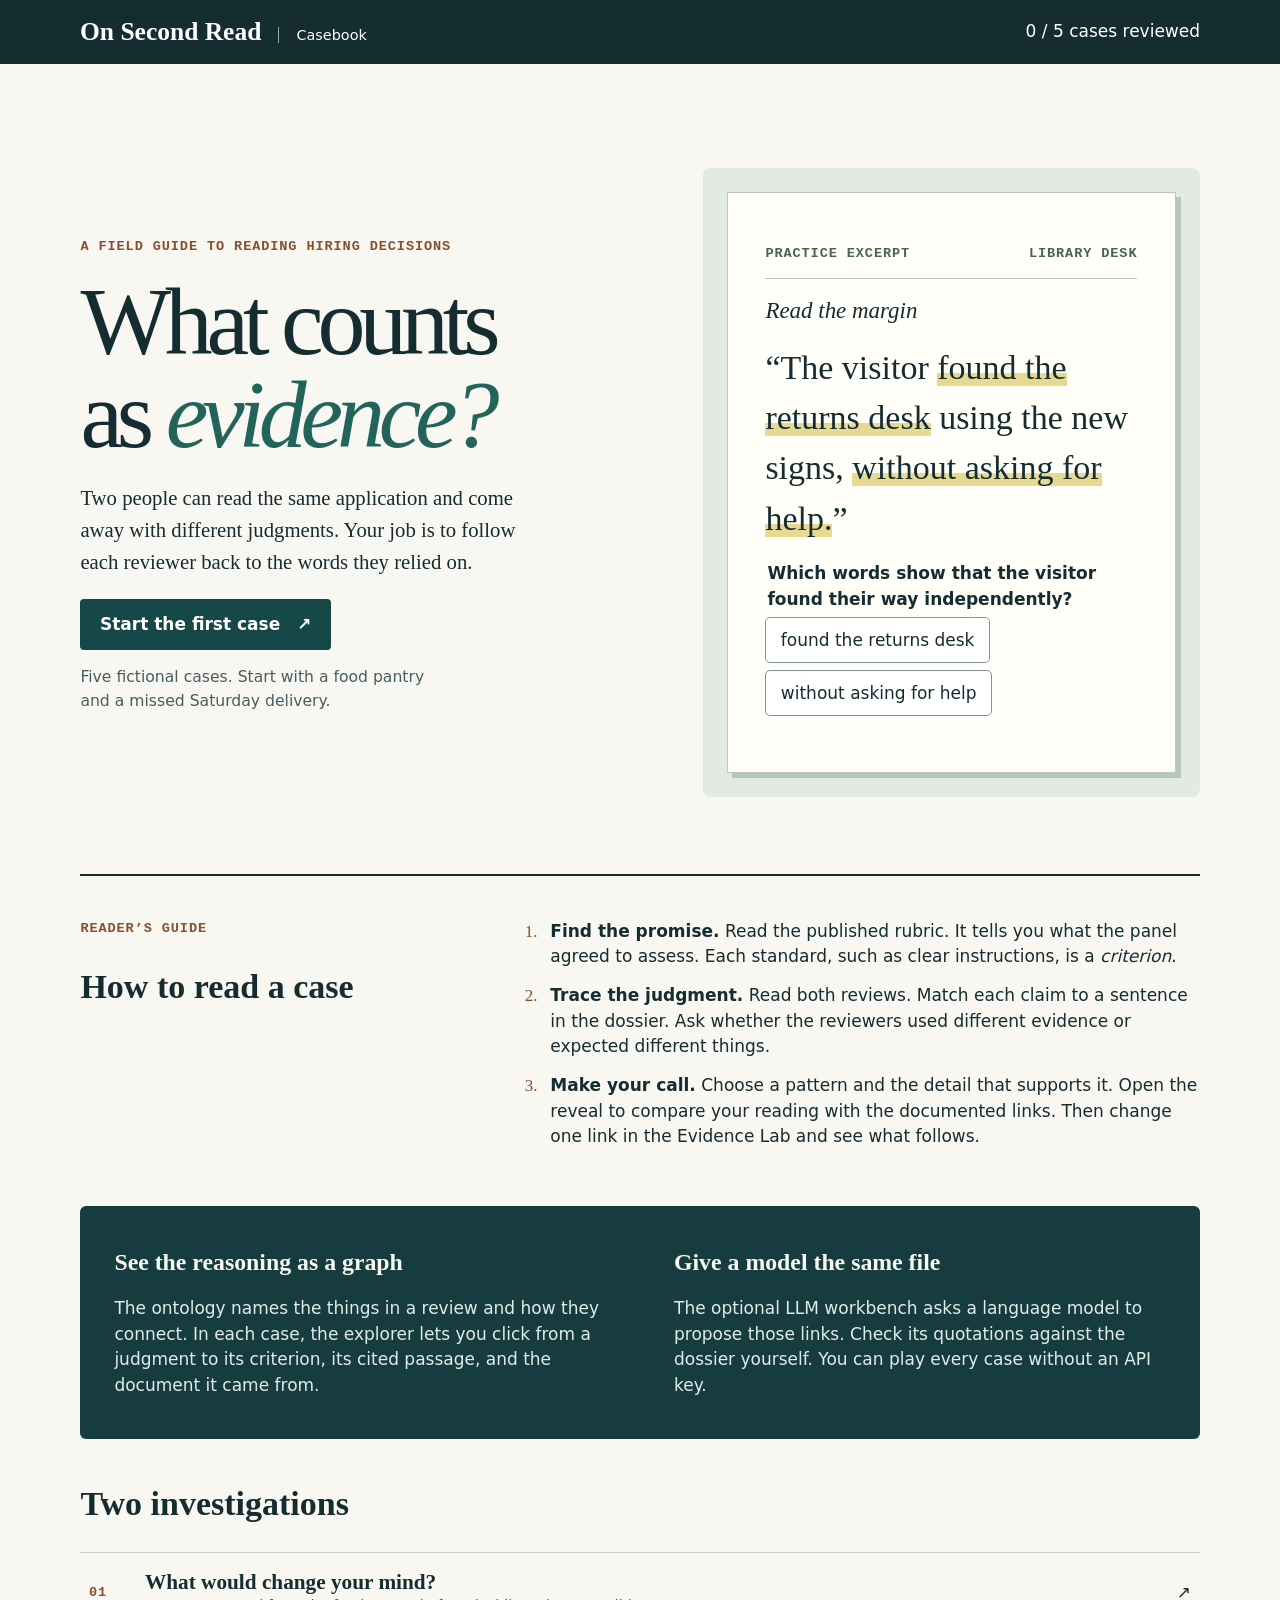
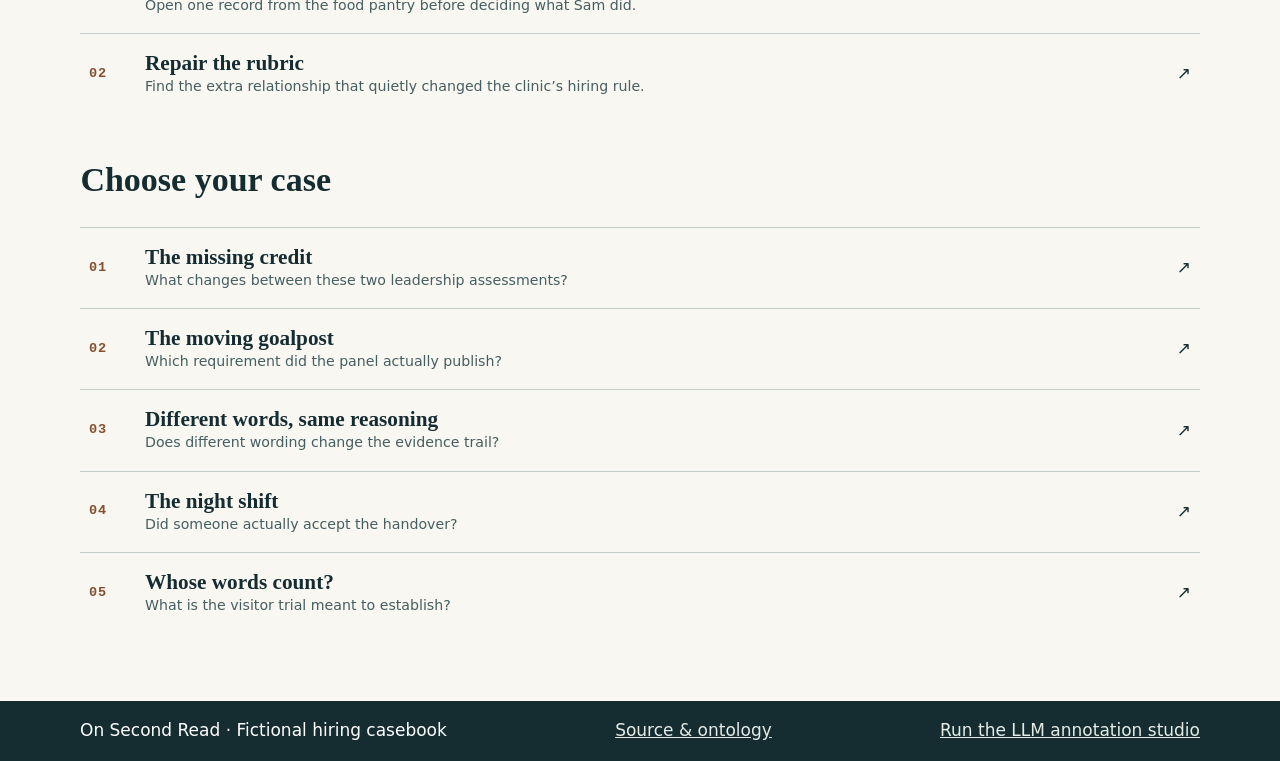
<file: index.html>
<!doctype html><html lang="en"><meta charset="utf-8"><meta name="viewport" content="width=device-width,initial-scale=1"><meta name="theme-color" content="#122d31"><title>On Second Read · Evidence desk</title><style>:root{color-scheme:light;--ink:#152c31;--quiet:#455e60;--line:#c5ceca;--accent:#9b4327;background:#f8f7f2;color:var(--ink);font:17px/1.5 "Source Sans 3",system-ui,sans-serif}*{box-sizing:border-box}body{margin:0}header,footer{background:var(--ink);color:white;padding:1rem max(5vw,calc((100vw - 1120px)/2));display:flex;align-items:center;justify-content:space-between;gap:1rem}.brand{font: bold 1.5rem Georgia,serif}.brand span{font:normal .85rem system-ui;border-left:1px solid #93a9a8;margin-left:1rem;padding-left:1rem}main{max-width:1160px;margin:auto;padding:1.6rem 1.2rem 4rem}nav{display:flex;gap:.5rem;flex-wrap:wrap;border-bottom:1px solid var(--line);padding-bottom:1.3rem}button,select{font:inherit;color:inherit;border:1px solid #809391;border-radius:5px;background:white;padding:.55rem .85rem;cursor:pointer}button:hover,summary:hover{background:#e7ede7}button[aria-current=true],button.primary{color:white;background:#17494c}button:focus-visible,select:focus-visible,summary:focus-visible,a:focus-visible{outline:3px solid #c15c32;outline-offset:3px}h1,h2,h3{line-height:1.15;font-family:Georgia,serif}h1{font-size:clamp(2.4rem,6vw,4.8rem);margin:.25rem 0 .55rem;letter-spacing:-.045em}h2{font-size:1.65rem}h3{font-size:1.15rem}small,.meta{color:var(--quiet)}.meta{font-size:.85rem;font-weight:700;letter-spacing:.07em;text-transform:uppercase}.intro{padding:2rem 0 1rem}.grid{display:grid;grid-template-columns:1fr 1fr;gap:1.2rem}.panel{padding:1.35rem;background:white;border:1px solid var(--line);border-radius:8px;margin-bottom:1rem}.panel h2:first-child{margin-top:0}.note{border-left:3px solid #a96243;background:#f6f3ed;padding:.8rem 1rem;margin:.8rem 0}.note p{margin:.3rem 0}.choice{display:flex;align-items:baseline;gap:.6rem;margin:.5rem 0;border:1px solid var(--line);border-radius:5px;padding:.65rem;cursor:pointer}.choice:has(input:checked){background:#dfebe6;border-color:#38665f}fieldset{margin:0 0 1rem;border:0;padding:0}legend{font-weight:650}input{accent-color:#175457}.feedback{background:#e3ede6;padding:1rem;border-left:4px solid #38755b}.feedback strong{display:block}.controls{display:flex;flex-wrap:wrap;gap:1rem;align-items:end}.controls label{display:grid;gap:.25rem}summary{cursor:pointer;padding:.5rem;font-weight:600}pre{white-space:pre-wrap;overflow-wrap:anywhere;padding:1rem;background:#edf0ed;font-size:.85rem}ol{padding-left:1.5em}li{margin:.45rem 0}.trail{padding:.8rem;border-bottom:1px solid var(--line)}footer a{color:#e5ece6}button:disabled{opacity:.55;cursor:default}@media(max-width:720px){.grid{grid-template-columns:1fr}.brand span{display:none}.panel{padding:1rem}header,footer{padding:1rem}nav button{flex-grow:1}.controls select{max-width:100%}footer{flex-wrap:wrap}}
.tool-links,.edge{display:flex;align-items:center;gap:1rem;flex-wrap:wrap}.tool-links{padding:.75rem 0}.tool-links a{color:#175457;font-weight:650}.diagram{display:grid;gap:.4rem;margin:1rem 0}.edge span{color:#455e60;font-family:monospace}.edge button:disabled{opacity:1;background:#dcece4}.panel textarea{width:100%;min-height:7rem;padding:.7rem;box-sizing:border-box}.panel input:not([type=radio]){padding:.55rem;font:inherit;max-width:100%}.panel .status{margin:.5rem}#model-tool details{margin:1rem 0}
[hidden]{display:none!important}.home-link{color:inherit;text-decoration:none}.home-link:hover{text-decoration:underline}.welcome-spread{display:grid;grid-template-columns:1.1fr 1fr;gap:clamp(2rem,6vw,6rem);align-items:center;padding:clamp(2rem,6vw,5rem) 0;border-bottom:2px solid var(--ink)}.kicker,.sheet-head,.folio{font:600 .8rem/1.5 ui-monospace,monospace;letter-spacing:.065em;text-transform:uppercase}.kicker{color:#85502e;margin:0 0 1rem}.welcome-copy h1{max-width:10ch;font:normal clamp(3rem,7.5vw,6.1rem)/.97 Georgia,serif;letter-spacing:-.065em}.welcome-copy h1 em{color:#22645a}.lede{max-width:44ch;font:1.22rem/1.55 Georgia,serif}.start-case{display:inline-flex;gap:1rem;align-items:center;background:#154846;color:#fff;text-decoration:none;border-radius:4px;padding:.75rem 1.15rem;font-weight:650}.start-case:hover{background:#256258}.start-note{max-width:38ch;color:var(--quiet);font-size:.92rem}.paper-stack{padding:1.4rem;background:#e2eae1;border-radius:8px}.paper{position:relative;background:#fffef9;box-shadow:5px 5px 0 #b5c7bc;padding:clamp(1rem,3vw,2.2rem);border:1px solid #bdc7ba}.sheet-head{display:flex;justify-content:space-between;border-bottom:1px solid #b8c5ba;padding-bottom:.8rem;color:#49615b}.paper h2{font:italic 1.35rem Georgia}.paper blockquote{margin:1rem 0;font:normal clamp(1.4rem,2.8vw,2rem)/1.48 Georgia,serif}.paper mark{background:linear-gradient(transparent 65%,#e7d991 65%);color:inherit}.pencil{color:#85502e;font:italic 1.05rem Georgia}.paper details{border-top:1px dashed #b1b9ac;padding-top:.55rem}.reader-guide{display:grid;grid-template-columns:1fr 1.7fr;gap:2rem;padding:2.5rem 0}.reader-guide h2,.contents h2{font-size:2rem}.reader-guide ol{margin:0}.reader-guide li{padding-left:.5rem;margin:0 0 .8rem}.reader-guide li::marker{color:#85502e;font-family:Georgia}.entry-tools{display:grid;grid-template-columns:1fr 1fr;background:#173c40;color:#f8faf2;border-radius:6px}.entry-tools>div{padding:1.4rem 2rem}.entry-tools h2{font-size:1.4rem}.entry-tools p{color:#e0ece5}.contents{padding-top:1rem}.contents a{display:grid;grid-template-columns:2.5rem 1fr auto;gap:.8rem;align-items:center;border-top:1px solid var(--line);padding:1rem .5rem;color:var(--ink);text-decoration:none}.contents a:hover{background:#e7ede7}.contents strong,.contents small{display:block}.contents strong{font:600 1.25rem Georgia}.folio{color:#85502e}@media(max-width:720px){.welcome-spread,.reader-guide,.entry-tools{grid-template-columns:1fr;gap:.7rem}.welcome-spread{gap:1.5rem}.reader-guide{padding:1.5rem 0}.entry-tools>div{padding:.55rem 1.2rem}.paper-stack{padding:.85rem}.contents a{grid-template-columns:1.5rem 1fr auto}}
#practice-choices button{margin:.3rem .2rem .1rem 0}#practice-choices [aria-pressed=true]{background:#17494c;color:#fff}#practice-result li{margin:.7rem 0}.practice-lab{margin:2rem 0}.practice-lab select,.practice-lab input{max-width:100%}.practice-lab button{margin:.7rem 0}#practice-pair{display:grid;grid-template-columns:1fr 1fr;gap:1rem}@media(max-width:720px){#practice-pair{grid-template-columns:1fr;gap:0}}
</style>
<header><a class="brand home-link" href="#home" aria-label="On Second Read introduction">On Second Read<span>Casebook</span></a><div id="progress"></div></header>
<main><article id="welcome" aria-labelledby="welcome-title">
<section class="welcome-spread">
<div class="welcome-copy">
<p class="kicker">A field guide to reading hiring decisions</p>
<h1 id="welcome-title">What counts as <em>evidence?</em></h1>
<p class="lede">Two people can read the same application and come away with different judgments. Your job is to follow each reviewer back to the words they relied on.</p>
<a class="start-case" href="#missing-credit">Start the first case <span aria-hidden="true">↗</span></a>
<p class="start-note">Five fictional cases. Start with a food pantry and a missed Saturday delivery.</p>
</div>
<aside class="paper-stack" aria-labelledby="margin-title"><div class="paper">
<p class="sheet-head">Practice excerpt <span>Library desk</span></p>
<h2 id="margin-title">Read the margin</h2>
<blockquote>“The visitor <mark>found the returns desk</mark> using the new signs, <mark>without asking for help.</mark>”</blockquote>
<fieldset id="practice-choices"><legend>Which words show that the visitor found their way independently?</legend><button data-pick="0">found the returns desk</button> <button data-pick="1">without asking for help</button></fieldset>
<div id="practice-result" aria-live="polite"></div>
</div></aside>
</section>
<section class="panel practice-lab" id="practice-lab" hidden><h2>Compare your reading with a model</h2><p>Both readers get the same excerpt and question. Your selection stays out of the model prompt.</p>
<label>Model answer<select id="practice-source"><option value="example">Worked example · Codex</option><option>OpenRouter</option><option>Gemini</option><option>OpenAI</option></select></label>
<div class="controls" id="practice-live" hidden><label>Model<input id="practice-model"></label><label>Personal API key<input type="password" autocomplete="off" id="practice-key"></label><small>The excerpt and key go directly to the selected provider. Usage is billed to your account.</small></div>
<button id="practice-compare">Reveal comparison</button><p id="practice-status" role="status"></p>
<div id="practice-pair"></div><form id="practice-note" hidden><label>Would choosing the other phrase change what you could conclude? Explain in your own words.<textarea required maxlength="3000" name="reflection"></textarea></label><button>Save both readings and my explanation</button></form><details id="practice-history"><summary>Saved comparisons on this device</summary><div></div></details></section>
<section class="reader-guide" aria-labelledby="how-title"><div><p class="kicker">Reader’s guide</p><h2 id="how-title">How to read a case</h2></div>
<ol><li><strong>Find the promise.</strong> Read the published rubric. It tells you what the panel agreed to assess. Each standard, such as clear instructions, is a <em>criterion</em>.</li>
<li><strong>Trace the judgment.</strong> Read both reviews. Match each claim to a sentence in the dossier. Ask whether the reviewers used different evidence or expected different things.</li>
<li><strong>Make your call.</strong> Choose a pattern and the detail that supports it. Open the reveal to compare your reading with the documented links. Then change one link in the Evidence Lab and see what follows.</li></ol></section>
<section class="entry-tools"><div><h2>See the reasoning as a graph</h2><p>The ontology names the things in a review and how they connect. In each case, the explorer lets you click from a judgment to its criterion, its cited passage, and the document it came from.</p></div><div><h2>Give a model the same file</h2><p>The optional LLM workbench asks a language model to propose those links. Check its quotations against the dossier yourself. You can play every case without an API key.</p></div></section>
<section class="contents"><h2>Two investigations</h2>
<a href="#request-a-document"><span class="folio">01</span><span><strong>What would change your mind?</strong><small>Open one record from the food pantry before deciding what Sam did.</small></span><span>↗</span></a>
<a href="#repair-the-rubric"><span class="folio">02</span><span><strong>Repair the rubric</strong><small>Find the extra relationship that quietly changed the clinic’s hiring rule.</small></span><span>↗</span></a></section>
<section class="contents"><h2>Choose your case</h2><div id="contents-list"></div></section>
</article><article id="mission" hidden></article><div id="investigation" hidden><nav aria-label="Case files" id="cases"></nav><div class="tool-links"><a href="#ontology-tool" id="graph-link">Explore ontology</a><a href="#model-tool" id="model-link">LLM workbench</a></div><article id="desk"></article><section class="panel" id="ontology-tool"></section><section class="panel" id="model-tool"></section></div></main>
<footer>On Second Read · Fictional hiring casebook <a href="https://github.com/marouaneoa/On-Second-Read">Source &amp; ontology</a> <a href="https://github.com/marouaneoa/On-Second-Read#annotation-studio">Run the LLM annotation studio</a></footer>
<script type="application/json" id="data">{"repair": {"before": [], "edits": [{"triple": ["jB", "appliesCriterion", "extra"], "rows": []}, {"triple": ["case", "listsCriterion", "extra"], "rows": [["jB", "extra"]]}, {"triple": ["case", "listsCriterion", "criterion"], "rows": [["jA", "criterion"]]}]}, "schema": {"type": "object", "properties": {"judgments": {"type": "array", "items": {"type": "object", "properties": {"reviewer": {"type": "string"}, "wording": {"type": "string"}, "criterion": {"type": "string"}, "passage": {"type": "string"}}, "required": ["reviewer", "wording", "criterion", "passage"], "additionalProperties": false}}}, "required": ["judgments"], "additionalProperties": false}, "ontology": "@prefix os: \u003chttps://example.org/on-second-read#> .\n@prefix owl: \u003chttp://www.w3.org/2002/07/owl#> .\n@prefix rdfs: \u003chttp://www.w3.org/2000/01/rdf-schema#> .\n\n\n\u003chttps://example.org/on-second-read> a owl:Ontology ; rdfs:label \"On Second Read\" .\n\nos:Case a owl:Class ; rdfs:comment \"One authored hiring scenario with a complete rubric.\" .\n\nos:Review a owl:Class ; rdfs:comment \"One reviewer\u2019s evaluation within a case.\" .\n\nos:Judgment a owl:Class ; rdfs:comment \"One assessment connecting a criterion to cited evidence.\" .\n\nos:Criterion a owl:Class ; rdfs:comment \"A dimension on which work is evaluated.\" .\n\nos:Passage a owl:Class ; rdfs:comment \"An identifiable excerpt of a document.\" .\n\nos:Document a owl:Class ; rdfs:comment \"A source containing passages.\" .\n\nos:hasReview a owl:ObjectProperty ; rdfs:domain os:Case ; rdfs:range os:Review .\n\nos:listsCriterion a owl:ObjectProperty ; rdfs:domain os:Case ; rdfs:range os:Criterion .\n\nos:containsJudgment a owl:ObjectProperty ; rdfs:domain os:Review ; rdfs:range os:Judgment .\n\nos:appliesCriterion a owl:ObjectProperty ; rdfs:domain os:Judgment ; rdfs:range os:Criterion .\n\nos:cites a owl:ObjectProperty ; rdfs:domain os:Judgment ; rdfs:range os:Passage .\n\nos:partOf a owl:ObjectProperty ; rdfs:domain os:Passage ; rdfs:range os:Document .\n\nos:wording a owl:DatatypeProperty ; rdfs:domain os:Judgment ; rdfs:range \u003chttp://www.w3.org/2001/XMLSchema#string> .\n\nos:quote a owl:DatatypeProperty ; rdfs:domain os:Passage ; rdfs:range \u003chttp://www.w3.org/2001/XMLSchema#string> .\n", "cases": [{"views": {"Vocabulary": {"nodes": {"Case": ["Case", "One authored hiring scenario with a complete rubric."], "Criterion": ["Criterion", "A dimension on which work is evaluated."], "Document": ["Document", "A source containing passages."], "Judgment": ["Judgment", "One assessment connecting a criterion to cited evidence."], "Passage": ["Passage", "An identifiable excerpt of a document."], "Review": ["Review", "One reviewer\u2019s evaluation within a case."]}, "edges": [["Case", "hasReview", "Review"], ["Case", "listsCriterion", "Criterion"], ["Judgment", "appliesCriterion", "Criterion"], ["Judgment", "cites", "Passage"], ["Passage", "partOf", "Document"], ["Review", "containsJudgment", "Judgment"]]}, "Case evidence": {"nodes": {"case": ["The missing credit", "Case"], "criterion": ["Leadership", "Criterion"], "d1": ["Dossier cover", "Document"], "d2": ["Project diary", "Document"], "jA": ["Judgment A", "The cover gives me someone to contact and tells me the delivery finished. I can see that Sam was named lead. I would leave the delegation box open because this page never tells me what Sam asked another person to do."], "jB": ["Judgment B", "I can fill in the delegation box from the diary. Sam assigned two different jobs, noticed that people were duplicating work and changed one assignment. Those are observable decisions about the team."], "p1": ["Dossier cover excerpt", "Saturday delivery team. Project lead: Sam Reed. The funder asked for one contact for questions about expenses, so this cover sheet names one person. The team delivered eighteen boxes before noon. The space beneath the contact name lists the total cost and the number of households served."], "p2": ["Project diary excerpt", "At eight, Sam gave Jo the route list and asked Eli to check the boxes against it. When a driver missed the handoff, both volunteers started calling the same households. Sam stopped the duplicate calls, reassigned Eli to the loading bay and stayed with Jo until each household had a new delivery time."], "reviewA": ["Reviewer A", "Review"], "reviewB": ["Reviewer B", "Review"]}, "edges": [["case", "hasReview", "reviewA"], ["case", "hasReview", "reviewB"], ["case", "listsCriterion", "criterion"], ["jA", "appliesCriterion", "criterion"], ["jA", "cites", "p1"], ["jB", "appliesCriterion", "criterion"], ["jB", "cites", "p2"], ["p1", "partOf", "d1"], ["p2", "partOf", "d2"], ["reviewA", "containsJudgment", "jA"], ["reviewB", "containsJudgment", "jB"]]}}, "guide": {"context": "Sam Reed is applying to coordinate volunteers at a neighbourhood food pantry. At the end of the interview the panel receives two pages about a Saturday delivery Sam organised. The first is a cover sheet for the funder. The second is an entry the volunteers wrote after the shift. Both reviewers have both pages. Each has been asked to cite the one page that best explains their assessment.", "rule": "Leadership means giving people clear responsibilities and adjusting the plan when something goes wrong. You are deciding whether the panel has evidence of those actions.", "walk": "Start with the cover. A contact name tells Reviewer A whom to call. It leaves the division of work unanswered. Now read the diary verbs: gave, asked, reassigned. Reviewer B can point to the very actions A wanted to see. Both used the same leadership standard. A change of source explains the different strength of their judgments."}, "id": "missing-credit", "title": "The missing credit", "rubric": "Leadership", "reviews": ["The cover gives me someone to contact and tells me the delivery finished. I can see that Sam was named lead. I would leave the delegation box open because this page never tells me what Sam asked another person to do.", "I can fill in the delegation box from the diary. Sam assigned two different jobs, noticed that people were duplicating work and changed one assignment. Those are observable decisions about the team."], "passages": {"p1": {"source": "Dossier cover", "text": "Saturday delivery team. Project lead: Sam Reed. The funder asked for one contact for questions about expenses, so this cover sheet names one person. The team delivered eighteen boxes before noon. The space beneath the contact name lists the total cost and the number of households served.", "original": true}, "p2": {"source": "Project diary", "text": "At eight, Sam gave Jo the route list and asked Eli to check the boxes against it. When a driver missed the handoff, both volunteers started calling the same households. Sam stopped the duplicate calls, reassigned Eli to the loading bay and stayed with Jo until each household had a new delivery time.", "original": true}}, "criteria": {"criterion": "Leadership", "extra": "Prior management experience"}, "base": ["p2", "criterion"], "answer": 1, "variants": {"p1|criterion": [[["Reviewer A", "Leadership", "p1", "Saturday delivery team. Project lead: Sam Reed. The funder asked for one contact for questions about expenses, so this cover sheet names one person. The team delivered eighteen boxes before noon. The space beneath the contact name lists the total cost and the number of households served.", "Dossier cover"], ["Reviewer B", "Leadership", "p1", "Saturday delivery team. Project lead: Sam Reed. The funder asked for one contact for questions about expenses, so this cover sheet names one person. The team delivered eighteen boxes before noon. The space beneath the contact name lists the total cost and the number of households served.", "Dossier cover"]], [], [], [["jA", "jB"]]], "p1|extra": [[["Reviewer A", "Leadership", "p1", "Saturday delivery team. Project lead: Sam Reed. The funder asked for one contact for questions about expenses, so this cover sheet names one person. The team delivered eighteen boxes before noon. The space beneath the contact name lists the total cost and the number of households served.", "Dossier cover"], ["Reviewer B", "Prior management experience", "p1", "Saturday delivery team. Project lead: Sam Reed. The funder asked for one contact for questions about expenses, so this cover sheet names one person. The team delivered eighteen boxes before noon. The space beneath the contact name lists the total cost and the number of households served.", "Dossier cover"]], [], [["jB", "extra"]], []], "p2|criterion": [[["Reviewer A", "Leadership", "p1", "Saturday delivery team. Project lead: Sam Reed. The funder asked for one contact for questions about expenses, so this cover sheet names one person. The team delivered eighteen boxes before noon. The space beneath the contact name lists the total cost and the number of households served.", "Dossier cover"], ["Reviewer B", "Leadership", "p2", "At eight, Sam gave Jo the route list and asked Eli to check the boxes against it. When a driver missed the handoff, both volunteers started calling the same households. Sam stopped the duplicate calls, reassigned Eli to the loading bay and stayed with Jo until each household had a new delivery time.", "Project diary"]], [["jA", "jB"]], [], []], "p2|extra": [[["Reviewer A", "Leadership", "p1", "Saturday delivery team. Project lead: Sam Reed. The funder asked for one contact for questions about expenses, so this cover sheet names one person. The team delivered eighteen boxes before noon. The space beneath the contact name lists the total cost and the number of households served.", "Dossier cover"], ["Reviewer B", "Prior management experience", "p2", "At eight, Sam gave Jo the route list and asked Eli to check the boxes against it. When a driver missed the handoff, both volunteers started calling the same households. Sam stopped the duplicate calls, reassigned Eli to the loading bay and stayed with Jo until each household had a new delivery time.", "Project diary"]], [], [["jB", "extra"]], []]}, "question": "What would you show Reviewer A before the panel finalises the leadership assessment?", "turtle": "@prefix os: \u003chttps://example.org/on-second-read#> .\n@prefix owl: \u003chttp://www.w3.org/2002/07/owl#> .\n@prefix rdfs: \u003chttp://www.w3.org/2000/01/rdf-schema#> .\n@prefix : \u003chttps://example.org/on-second-read/missing-credit#> .\n\n:case a owl:NamedIndividual, os:Case ;\n    rdfs:label \"The missing credit\" ; os:listsCriterion :criterion ; os:hasReview :reviewA, :reviewB .\n\n:criterion a owl:NamedIndividual, os:Criterion ;\n    rdfs:label \"Leadership\" .\n\n:d1 a owl:NamedIndividual, os:Document ;\n    rdfs:label \"Dossier cover\" .\n\n:p1 a owl:NamedIndividual, os:Passage ;\n    rdfs:label \"Dossier cover excerpt\" ; os:partOf :d1 ; os:quote \"Saturday delivery team. Project lead: Sam Reed. The funder asked for one contact for questions about expenses, so this cover sheet names one person. The team delivered eighteen boxes before noon. The space beneath the contact name lists the total cost and the number of households served.\" .\n\n:d2 a owl:NamedIndividual, os:Document ;\n    rdfs:label \"Project diary\" .\n\n:p2 a owl:NamedIndividual, os:Passage ;\n    rdfs:label \"Project diary excerpt\" ; os:partOf :d2 ; os:quote \"At eight, Sam gave Jo the route list and asked Eli to check the boxes against it. When a driver missed the handoff, both volunteers started calling the same households. Sam stopped the duplicate calls, reassigned Eli to the loading bay and stayed with Jo until each household had a new delivery time.\" .\n\n:reviewA a owl:NamedIndividual, os:Review ;\n    rdfs:label \"Reviewer A\" ; os:containsJudgment :jA .\n\n:jA a owl:NamedIndividual, os:Judgment ;\n    rdfs:label \"Judgment A\" ; os:wording \"The cover gives me someone to contact and tells me the delivery finished. I can see that Sam was named lead. I would leave the delegation box open because this page never tells me what Sam asked another person to do.\" ; os:cites :p1 ; os:appliesCriterion :criterion .\n\n:reviewB a owl:NamedIndividual, os:Review ;\n    rdfs:label \"Reviewer B\" ; os:containsJudgment :jB .\n\n:jB a owl:NamedIndividual, os:Judgment ;\n    rdfs:label \"Judgment B\" ; os:wording \"I can fill in the delegation box from the diary. Sam assigned two different jobs, noticed that people were duplicating work and changed one assignment. Those are observable decisions about the team.\" ; os:cites :p2 ; os:appliesCriterion :criterion .\n"}, {"views": {"Vocabulary": {"nodes": {"Case": ["Case", "One authored hiring scenario with a complete rubric."], "Criterion": ["Criterion", "A dimension on which work is evaluated."], "Document": ["Document", "A source containing passages."], "Judgment": ["Judgment", "One assessment connecting a criterion to cited evidence."], "Passage": ["Passage", "An identifiable excerpt of a document."], "Review": ["Review", "One reviewer\u2019s evaluation within a case."]}, "edges": [["Case", "hasReview", "Review"], ["Case", "listsCriterion", "Criterion"], ["Judgment", "appliesCriterion", "Criterion"], ["Judgment", "cites", "Passage"], ["Passage", "partOf", "Document"], ["Review", "containsJudgment", "Judgment"]]}, "Case evidence": {"nodes": {"case": ["The moving goalpost", "Case"], "criterion": ["Delivery", "Criterion"], "extra": ["Prior management experience", "Criterion"], "d1": ["Launch report", "Document"], "jA": ["Judgment A", "I checked the promise at the top of the report against the sign-off at the bottom. Staff could perform both tasks on Friday. That gives me a concrete reason to credit Alex for delivery."], "jB": ["Judgment B", "The report shows three contributors but never says anyone reported to Alex. Before I award a positive assessment, I want evidence that Alex previously held a management position with direct reports."], "p1": ["Launch report excerpt", "The clinic and Alex agreed that reception staff would be able to book and cancel visits by Friday afternoon. Alex split the work with two colleagues. On Thursday reception tried both tasks with sample appointments. On Friday at noon the clinic manager signed off and staff began using the service. The report lists everyone as a project contributor."], "reviewA": ["Reviewer A", "Review"], "reviewB": ["Reviewer B", "Review"]}, "edges": [["case", "hasReview", "reviewA"], ["case", "hasReview", "reviewB"], ["case", "listsCriterion", "criterion"], ["jA", "appliesCriterion", "criterion"], ["jA", "cites", "p1"], ["jB", "appliesCriterion", "extra"], ["jB", "cites", "p1"], ["p1", "partOf", "d1"], ["reviewA", "containsJudgment", "jA"], ["reviewB", "containsJudgment", "jB"]]}}, "guide": {"context": "Alex is interviewing to run small software releases for a community clinic. Before seeing any applications, the panel wrote down what would count as success in this exercise. The chair now asks two reviewers to evaluate a booking-system launch. Alex has supplied the same signed launch report to both of them.", "rule": "Delivery means getting the agreed service into use by the promised date. For this exercise that is the complete published requirement.", "walk": "Follow both citations and you land on the same launch report. The difference appears when you ask what would satisfy each reviewer. A wants evidence of a working service by Friday and finds it. B wants a previous management position. Even a perfectly delivered release could fail that second test. The published rubric gives the panel grounds to ask B to justify introducing it."}, "id": "moving-goalpost", "title": "The moving goalpost", "rubric": "Delivery", "reviews": ["I checked the promise at the top of the report against the sign-off at the bottom. Staff could perform both tasks on Friday. That gives me a concrete reason to credit Alex for delivery.", "The report shows three contributors but never says anyone reported to Alex. Before I award a positive assessment, I want evidence that Alex previously held a management position with direct reports."], "passages": {"p1": {"source": "Launch report", "text": "The clinic and Alex agreed that reception staff would be able to book and cancel visits by Friday afternoon. Alex split the work with two colleagues. On Thursday reception tried both tasks with sample appointments. On Friday at noon the clinic manager signed off and staff began using the service. The report lists everyone as a project contributor.", "original": true}, "practicePassage": {"source": "Hypothetical submission receipt", "text": "The candidate submitted the work on schedule.", "original": false}}, "criteria": {"criterion": "Delivery", "extra": "Prior management experience"}, "base": ["p1", "extra"], "answer": 2, "variants": {"p1|criterion": [[["Reviewer A", "Delivery", "p1", "The clinic and Alex agreed that reception staff would be able to book and cancel visits by Friday afternoon. Alex split the work with two colleagues. On Thursday reception tried both tasks with sample appointments. On Friday at noon the clinic manager signed off and staff began using the service. The report lists everyone as a project contributor.", "Launch report"], ["Reviewer B", "Delivery", "p1", "The clinic and Alex agreed that reception staff would be able to book and cancel visits by Friday afternoon. Alex split the work with two colleagues. On Thursday reception tried both tasks with sample appointments. On Friday at noon the clinic manager signed off and staff began using the service. The report lists everyone as a project contributor.", "Launch report"]], [], [], [["jA", "jB"]]], "p1|extra": [[["Reviewer A", "Delivery", "p1", "The clinic and Alex agreed that reception staff would be able to book and cancel visits by Friday afternoon. Alex split the work with two colleagues. On Thursday reception tried both tasks with sample appointments. On Friday at noon the clinic manager signed off and staff began using the service. The report lists everyone as a project contributor.", "Launch report"], ["Reviewer B", "Prior management experience", "p1", "The clinic and Alex agreed that reception staff would be able to book and cancel visits by Friday afternoon. Alex split the work with two colleagues. On Thursday reception tried both tasks with sample appointments. On Friday at noon the clinic manager signed off and staff began using the service. The report lists everyone as a project contributor.", "Launch report"]], [], [["jB", "extra"]], []], "practicePassage|criterion": [[["Reviewer A", "Delivery", "p1", "The clinic and Alex agreed that reception staff would be able to book and cancel visits by Friday afternoon. Alex split the work with two colleagues. On Thursday reception tried both tasks with sample appointments. On Friday at noon the clinic manager signed off and staff began using the service. The report lists everyone as a project contributor.", "Launch report"], ["Reviewer B", "Delivery", "practicePassage", "The candidate submitted the work on schedule.", "Hypothetical submission receipt"]], [["jA", "jB"]], [], []], "practicePassage|extra": [[["Reviewer A", "Delivery", "p1", "The clinic and Alex agreed that reception staff would be able to book and cancel visits by Friday afternoon. Alex split the work with two colleagues. On Thursday reception tried both tasks with sample appointments. On Friday at noon the clinic manager signed off and staff began using the service. The report lists everyone as a project contributor.", "Launch report"], ["Reviewer B", "Prior management experience", "practicePassage", "The candidate submitted the work on schedule.", "Hypothetical submission receipt"]], [], [["jB", "extra"]], []]}, "question": "What should the chair ask before using Reviewer B\u2019s requirement to compare applicants?", "turtle": "@prefix os: \u003chttps://example.org/on-second-read#> .\n@prefix owl: \u003chttp://www.w3.org/2002/07/owl#> .\n@prefix rdfs: \u003chttp://www.w3.org/2000/01/rdf-schema#> .\n@prefix : \u003chttps://example.org/on-second-read/moving-goalpost#> .\n\n:case a owl:NamedIndividual, os:Case ;\n    rdfs:label \"The moving goalpost\" ; os:listsCriterion :criterion ; os:hasReview :reviewA, :reviewB .\n\n:criterion a owl:NamedIndividual, os:Criterion ;\n    rdfs:label \"Delivery\" .\n\n:extra a owl:NamedIndividual, os:Criterion ;\n    rdfs:label \"Prior management experience\" .\n\n:d1 a owl:NamedIndividual, os:Document ;\n    rdfs:label \"Launch report\" .\n\n:p1 a owl:NamedIndividual, os:Passage ;\n    rdfs:label \"Launch report excerpt\" ; os:partOf :d1 ; os:quote \"The clinic and Alex agreed that reception staff would be able to book and cancel visits by Friday afternoon. Alex split the work with two colleagues. On Thursday reception tried both tasks with sample appointments. On Friday at noon the clinic manager signed off and staff began using the service. The report lists everyone as a project contributor.\" .\n\n:reviewA a owl:NamedIndividual, os:Review ;\n    rdfs:label \"Reviewer A\" ; os:containsJudgment :jA .\n\n:jA a owl:NamedIndividual, os:Judgment ;\n    rdfs:label \"Judgment A\" ; os:wording \"I checked the promise at the top of the report against the sign-off at the bottom. Staff could perform both tasks on Friday. That gives me a concrete reason to credit Alex for delivery.\" ; os:cites :p1 ; os:appliesCriterion :criterion .\n\n:reviewB a owl:NamedIndividual, os:Review ;\n    rdfs:label \"Reviewer B\" ; os:containsJudgment :jB .\n\n:jB a owl:NamedIndividual, os:Judgment ;\n    rdfs:label \"Judgment B\" ; os:wording \"The report shows three contributors but never says anyone reported to Alex. Before I award a positive assessment, I want evidence that Alex previously held a management position with direct reports.\" ; os:cites :p1 ; os:appliesCriterion :extra .\n"}, {"views": {"Vocabulary": {"nodes": {"Case": ["Case", "One authored hiring scenario with a complete rubric."], "Criterion": ["Criterion", "A dimension on which work is evaluated."], "Document": ["Document", "A source containing passages."], "Judgment": ["Judgment", "One assessment connecting a criterion to cited evidence."], "Passage": ["Passage", "An identifiable excerpt of a document."], "Review": ["Review", "One reviewer\u2019s evaluation within a case."]}, "edges": [["Case", "hasReview", "Review"], ["Case", "listsCriterion", "Criterion"], ["Judgment", "appliesCriterion", "Criterion"], ["Judgment", "cites", "Passage"], ["Passage", "partOf", "Document"], ["Review", "containsJudgment", "Judgment"]]}, "Case evidence": {"nodes": {"case": ["Different words, same reasoning", "Case"], "criterion": ["Verification", "Criterion"], "d1": ["Release notebook", "Document"], "jA": ["Judgment A", "The recorded replay verifies the fix. Noor first reproduced the loss of the second loan and then showed that the regression test passed on the repaired version. I can follow the sequence in the notebook."], "jB": ["Judgment B", "I wanted to know whether the other book would still be there after a mistaken second return. Noor tried that very mistake before and after the repair and wrote down both results. That answers my verification question."], "p1": ["Release notebook excerpt", "I made a test account with two books on loan. On the old version I returned the first book twice. Both loans disappeared. I repeated those exact steps with the fix installed. The second book stayed on the account. I saved the steps as a regression test, a check we can run again after future changes."], "reviewA": ["Reviewer A", "Review"], "reviewB": ["Reviewer B", "Review"]}, "edges": [["case", "hasReview", "reviewA"], ["case", "hasReview", "reviewB"], ["case", "listsCriterion", "criterion"], ["jA", "appliesCriterion", "criterion"], ["jA", "cites", "p1"], ["jB", "appliesCriterion", "criterion"], ["jB", "cites", "p1"], ["p1", "partOf", "d1"], ["reviewA", "containsJudgment", "jA"], ["reviewB", "containsJudgment", "jB"]]}}, "guide": {"context": "Noor maintains software for a library. Returning the same book twice used to remove a second, unrelated loan from the reader\u2019s account. Noor submitted a fix. Two reviewers on a hiring panel read the release notebook to decide whether Noor checked the change carefully enough. One reviewer writes like a developer and the other writes for library staff.", "rule": "Verification means recreating the original failure and recording what happens after the repair. In this case a replay means repeating the same sequence of actions with a test account.", "walk": "Translate \u201cregression test\u201d into the library scene: try the mistaken return again and check the other book. That is exactly the check the second reviewer describes. Both judgments point to the same notebook entry and the same verification requirement. You can establish that overlap even though the reviewers use different words. Their overall hiring recommendations remain unknown."}, "id": "same-reasoning", "title": "Different words, same reasoning", "rubric": "Verification", "reviews": ["The recorded replay verifies the fix. Noor first reproduced the loss of the second loan and then showed that the regression test passed on the repaired version. I can follow the sequence in the notebook.", "I wanted to know whether the other book would still be there after a mistaken second return. Noor tried that very mistake before and after the repair and wrote down both results. That answers my verification question."], "passages": {"p1": {"source": "Release notebook", "text": "I made a test account with two books on loan. On the old version I returned the first book twice. Both loans disappeared. I repeated those exact steps with the fix installed. The second book stayed on the account. I saved the steps as a regression test, a check we can run again after future changes.", "original": true}, "practicePassage": {"source": "Hypothetical submission receipt", "text": "The candidate submitted the work on schedule.", "original": false}}, "criteria": {"criterion": "Verification", "extra": "Prior management experience"}, "base": ["p1", "criterion"], "answer": 3, "variants": {"p1|criterion": [[["Reviewer A", "Verification", "p1", "I made a test account with two books on loan. On the old version I returned the first book twice. Both loans disappeared. I repeated those exact steps with the fix installed. The second book stayed on the account. I saved the steps as a regression test, a check we can run again after future changes.", "Release notebook"], ["Reviewer B", "Verification", "p1", "I made a test account with two books on loan. On the old version I returned the first book twice. Both loans disappeared. I repeated those exact steps with the fix installed. The second book stayed on the account. I saved the steps as a regression test, a check we can run again after future changes.", "Release notebook"]], [], [], [["jA", "jB"]]], "p1|extra": [[["Reviewer A", "Verification", "p1", "I made a test account with two books on loan. On the old version I returned the first book twice. Both loans disappeared. I repeated those exact steps with the fix installed. The second book stayed on the account. I saved the steps as a regression test, a check we can run again after future changes.", "Release notebook"], ["Reviewer B", "Prior management experience", "p1", "I made a test account with two books on loan. On the old version I returned the first book twice. Both loans disappeared. I repeated those exact steps with the fix installed. The second book stayed on the account. I saved the steps as a regression test, a check we can run again after future changes.", "Release notebook"]], [], [["jB", "extra"]], []], "practicePassage|criterion": [[["Reviewer A", "Verification", "p1", "I made a test account with two books on loan. On the old version I returned the first book twice. Both loans disappeared. I repeated those exact steps with the fix installed. The second book stayed on the account. I saved the steps as a regression test, a check we can run again after future changes.", "Release notebook"], ["Reviewer B", "Verification", "practicePassage", "The candidate submitted the work on schedule.", "Hypothetical submission receipt"]], [["jA", "jB"]], [], []], "practicePassage|extra": [[["Reviewer A", "Verification", "p1", "I made a test account with two books on loan. On the old version I returned the first book twice. Both loans disappeared. I repeated those exact steps with the fix installed. The second book stayed on the account. I saved the steps as a regression test, a check we can run again after future changes.", "Release notebook"], ["Reviewer B", "Prior management experience", "practicePassage", "The candidate submitted the work on schedule.", "Hypothetical submission receipt"]], [], [["jB", "extra"]], []]}, "question": "Which words would you highlight to show a librarian what the developer means by a replay?", "turtle": "@prefix os: \u003chttps://example.org/on-second-read#> .\n@prefix owl: \u003chttp://www.w3.org/2002/07/owl#> .\n@prefix rdfs: \u003chttp://www.w3.org/2000/01/rdf-schema#> .\n@prefix : \u003chttps://example.org/on-second-read/same-reasoning#> .\n\n:case a owl:NamedIndividual, os:Case ;\n    rdfs:label \"Different words, same reasoning\" ; os:listsCriterion :criterion ; os:hasReview :reviewA, :reviewB .\n\n:criterion a owl:NamedIndividual, os:Criterion ;\n    rdfs:label \"Verification\" .\n\n:d1 a owl:NamedIndividual, os:Document ;\n    rdfs:label \"Release notebook\" .\n\n:p1 a owl:NamedIndividual, os:Passage ;\n    rdfs:label \"Release notebook excerpt\" ; os:partOf :d1 ; os:quote \"I made a test account with two books on loan. On the old version I returned the first book twice. Both loans disappeared. I repeated those exact steps with the fix installed. The second book stayed on the account. I saved the steps as a regression test, a check we can run again after future changes.\" .\n\n:reviewA a owl:NamedIndividual, os:Review ;\n    rdfs:label \"Reviewer A\" ; os:containsJudgment :jA .\n\n:jA a owl:NamedIndividual, os:Judgment ;\n    rdfs:label \"Judgment A\" ; os:wording \"The recorded replay verifies the fix. Noor first reproduced the loss of the second loan and then showed that the regression test passed on the repaired version. I can follow the sequence in the notebook.\" ; os:cites :p1 ; os:appliesCriterion :criterion .\n\n:reviewB a owl:NamedIndividual, os:Review ;\n    rdfs:label \"Reviewer B\" ; os:containsJudgment :jB .\n\n:jB a owl:NamedIndividual, os:Judgment ;\n    rdfs:label \"Judgment B\" ; os:wording \"I wanted to know whether the other book would still be there after a mistaken second return. Noor tried that very mistake before and after the repair and wrote down both results. That answers my verification question.\" ; os:cites :p1 ; os:appliesCriterion :criterion .\n"}, {"views": {"Vocabulary": {"nodes": {"Case": ["Case", "One authored hiring scenario with a complete rubric."], "Criterion": ["Criterion", "A dimension on which work is evaluated."], "Document": ["Document", "A source containing passages."], "Judgment": ["Judgment", "One assessment connecting a criterion to cited evidence."], "Passage": ["Passage", "An identifiable excerpt of a document."], "Review": ["Review", "One reviewer\u2019s evaluation within a case."]}, "edges": [["Case", "hasReview", "Review"], ["Case", "listsCriterion", "Criterion"], ["Judgment", "appliesCriterion", "Criterion"], ["Judgment", "cites", "Passage"], ["Passage", "partOf", "Document"], ["Review", "containsJudgment", "Judgment"]]}, "Case evidence": {"nodes": {"case": ["The night shift", "Case"], "criterion": ["Safe handover", "Criterion"], "d1": ["Outgoing shift message", "Document"], "d2": ["Morning receipt", "Document"], "jA": ["Judgment A", "From the outgoing message I know Leila identified the hazard. The empty name line leaves me wondering whether anybody actually took over. I would ask for a receipt before giving full credit for the handover."], "jB": ["Judgment B", "The morning receipt closes that gap for me. The technician repeated the instruction to Leila and signed for the cable test. I can identify the person who accepted responsibility and the equipment they discussed."], "p1": ["Outgoing shift message excerpt", "I placed a red tag on lamp four and switched its circuit off. My message to the morning crew said to leave that lamp isolated until someone tested the cable. I sent the message to the shared shift phone at midnight. I left the line for the receiving technician\u2019s name blank because nobody had arrived."], "p2": ["Morning receipt excerpt", "At six I read Leila\u2019s message on the shift phone. I called her and repeated the lamp number and the instruction to leave its power off. She confirmed both details. I entered my name as the person responsible for testing the cable and told the stage manager to use lamp five instead."], "reviewA": ["Reviewer A", "Review"], "reviewB": ["Reviewer B", "Review"]}, "edges": [["case", "hasReview", "reviewA"], ["case", "hasReview", "reviewB"], ["case", "listsCriterion", "criterion"], ["jA", "appliesCriterion", "criterion"], ["jA", "cites", "p1"], ["jB", "appliesCriterion", "criterion"], ["jB", "cites", "p2"], ["p1", "partOf", "d1"], ["p2", "partOf", "d2"], ["reviewA", "containsJudgment", "jA"], ["reviewB", "containsJudgment", "jB"]]}}, "guide": {"context": "Leila is applying to supervise evening maintenance at a theatre. An evening supervisor sometimes leaves before the morning crew arrives, so a repair may cross two shifts. The panel asks how Leila handled a faulty light above the stage. The file includes a message written at midnight and a record completed by the incoming technician.", "rule": "A safe handover requires the next worker to know which equipment is unsafe and who will take responsibility. Look for what the outgoing worker communicated and what the incoming worker understood.", "walk": "Put the two records in time order. At midnight the blank line genuinely leaves a question. At six the named technician answers it. The reviewers are using the same safety requirement at different points along the paper trail. An unanswered question in the earlier record is compatible with a completed handover in the later one.", "brief": ["Did someone actually accept the handover?", "Which detail resolves the first reviewer\u2019s question?", ["The red tag had a colour.", "The next technician repeated the instruction and signed for the test.", "The theatre had a spare lamp."], 1, "The receipt records acceptance."]}, "id": "the-night-shift", "title": "The night shift", "rubric": "Safe handover", "reviews": ["From the outgoing message I know Leila identified the hazard. The empty name line leaves me wondering whether anybody actually took over. I would ask for a receipt before giving full credit for the handover.", "The morning receipt closes that gap for me. The technician repeated the instruction to Leila and signed for the cable test. I can identify the person who accepted responsibility and the equipment they discussed."], "passages": {"p1": {"source": "Outgoing shift message", "text": "I placed a red tag on lamp four and switched its circuit off. My message to the morning crew said to leave that lamp isolated until someone tested the cable. I sent the message to the shared shift phone at midnight. I left the line for the receiving technician\u2019s name blank because nobody had arrived.", "original": true}, "p2": {"source": "Morning receipt", "text": "At six I read Leila\u2019s message on the shift phone. I called her and repeated the lamp number and the instruction to leave its power off. She confirmed both details. I entered my name as the person responsible for testing the cable and told the stage manager to use lamp five instead.", "original": true}}, "criteria": {"criterion": "Safe handover", "extra": "Prior management experience"}, "base": ["p2", "criterion"], "answer": 1, "variants": {"p1|criterion": [[["Reviewer A", "Safe handover", "p1", "I placed a red tag on lamp four and switched its circuit off. My message to the morning crew said to leave that lamp isolated until someone tested the cable. I sent the message to the shared shift phone at midnight. I left the line for the receiving technician\u2019s name blank because nobody had arrived.", "Outgoing shift message"], ["Reviewer B", "Safe handover", "p1", "I placed a red tag on lamp four and switched its circuit off. My message to the morning crew said to leave that lamp isolated until someone tested the cable. I sent the message to the shared shift phone at midnight. I left the line for the receiving technician\u2019s name blank because nobody had arrived.", "Outgoing shift message"]], [], [], [["jA", "jB"]]], "p1|extra": [[["Reviewer A", "Safe handover", "p1", "I placed a red tag on lamp four and switched its circuit off. My message to the morning crew said to leave that lamp isolated until someone tested the cable. I sent the message to the shared shift phone at midnight. I left the line for the receiving technician\u2019s name blank because nobody had arrived.", "Outgoing shift message"], ["Reviewer B", "Prior management experience", "p1", "I placed a red tag on lamp four and switched its circuit off. My message to the morning crew said to leave that lamp isolated until someone tested the cable. I sent the message to the shared shift phone at midnight. I left the line for the receiving technician\u2019s name blank because nobody had arrived.", "Outgoing shift message"]], [], [["jB", "extra"]], []], "p2|criterion": [[["Reviewer A", "Safe handover", "p1", "I placed a red tag on lamp four and switched its circuit off. My message to the morning crew said to leave that lamp isolated until someone tested the cable. I sent the message to the shared shift phone at midnight. I left the line for the receiving technician\u2019s name blank because nobody had arrived.", "Outgoing shift message"], ["Reviewer B", "Safe handover", "p2", "At six I read Leila\u2019s message on the shift phone. I called her and repeated the lamp number and the instruction to leave its power off. She confirmed both details. I entered my name as the person responsible for testing the cable and told the stage manager to use lamp five instead.", "Morning receipt"]], [["jA", "jB"]], [], []], "p2|extra": [[["Reviewer A", "Safe handover", "p1", "I placed a red tag on lamp four and switched its circuit off. My message to the morning crew said to leave that lamp isolated until someone tested the cable. I sent the message to the shared shift phone at midnight. I left the line for the receiving technician\u2019s name blank because nobody had arrived.", "Outgoing shift message"], ["Reviewer B", "Prior management experience", "p2", "At six I read Leila\u2019s message on the shift phone. I called her and repeated the lamp number and the instruction to leave its power off. She confirmed both details. I entered my name as the person responsible for testing the cable and told the stage manager to use lamp five instead.", "Morning receipt"]], [], [["jB", "extra"]], []]}, "question": "Would the morning receipt alone tell you exactly when the lamp was isolated?", "turtle": "@prefix os: \u003chttps://example.org/on-second-read#> .\n@prefix owl: \u003chttp://www.w3.org/2002/07/owl#> .\n@prefix rdfs: \u003chttp://www.w3.org/2000/01/rdf-schema#> .\n@prefix : \u003chttps://example.org/on-second-read/the-night-shift#> .\n\n:case a owl:NamedIndividual, os:Case ;\n    rdfs:label \"The night shift\" ; os:listsCriterion :criterion ; os:hasReview :reviewA, :reviewB .\n\n:criterion a owl:NamedIndividual, os:Criterion ;\n    rdfs:label \"Safe handover\" .\n\n:d1 a owl:NamedIndividual, os:Document ;\n    rdfs:label \"Outgoing shift message\" .\n\n:p1 a owl:NamedIndividual, os:Passage ;\n    rdfs:label \"Outgoing shift message excerpt\" ; os:partOf :d1 ; os:quote \"I placed a red tag on lamp four and switched its circuit off. My message to the morning crew said to leave that lamp isolated until someone tested the cable. I sent the message to the shared shift phone at midnight. I left the line for the receiving technician\u2019s name blank because nobody had arrived.\" .\n\n:d2 a owl:NamedIndividual, os:Document ;\n    rdfs:label \"Morning receipt\" .\n\n:p2 a owl:NamedIndividual, os:Passage ;\n    rdfs:label \"Morning receipt excerpt\" ; os:partOf :d2 ; os:quote \"At six I read Leila\u2019s message on the shift phone. I called her and repeated the lamp number and the instruction to leave its power off. She confirmed both details. I entered my name as the person responsible for testing the cable and told the stage manager to use lamp five instead.\" .\n\n:reviewA a owl:NamedIndividual, os:Review ;\n    rdfs:label \"Reviewer A\" ; os:containsJudgment :jA .\n\n:jA a owl:NamedIndividual, os:Judgment ;\n    rdfs:label \"Judgment A\" ; os:wording \"From the outgoing message I know Leila identified the hazard. The empty name line leaves me wondering whether anybody actually took over. I would ask for a receipt before giving full credit for the handover.\" ; os:cites :p1 ; os:appliesCriterion :criterion .\n\n:reviewB a owl:NamedIndividual, os:Review ;\n    rdfs:label \"Reviewer B\" ; os:containsJudgment :jB .\n\n:jB a owl:NamedIndividual, os:Judgment ;\n    rdfs:label \"Judgment B\" ; os:wording \"The morning receipt closes that gap for me. The technician repeated the instruction to Leila and signed for the cable test. I can identify the person who accepted responsibility and the equipment they discussed.\" ; os:cites :p2 ; os:appliesCriterion :criterion .\n"}, {"views": {"Vocabulary": {"nodes": {"Case": ["Case", "One authored hiring scenario with a complete rubric."], "Criterion": ["Criterion", "A dimension on which work is evaluated."], "Document": ["Document", "A source containing passages."], "Judgment": ["Judgment", "One assessment connecting a criterion to cited evidence."], "Passage": ["Passage", "An identifiable excerpt of a document."], "Review": ["Review", "One reviewer\u2019s evaluation within a case."]}, "edges": [["Case", "hasReview", "Review"], ["Case", "listsCriterion", "Criterion"], ["Judgment", "appliesCriterion", "Criterion"], ["Judgment", "cites", "Passage"], ["Passage", "partOf", "Document"], ["Review", "containsJudgment", "Judgment"]]}, "Case evidence": {"nodes": {"case": ["Whose words count?", "Case"], "criterion": ["Clear instructions", "Criterion"], "extra": ["Technical-writing degree", "Criterion"], "d1": ["Visitor trial", "Document"], "jA": ["Judgment A", "I watched for the moment the visitor might need a hint. The observer records that there were no prompts. The visitor got the ticket, so I have direct evidence that these instructions were clear enough for this task."], "jB": ["Judgment B", "The trial tells me that this visitor succeeded. Before I give credit, I would also want a degree in technical writing. A single successful visit cannot tell me where Ravi learned to produce instructions."], "p1": ["Visitor trial excerpt", "A visitor who had never used this machine read Ravi\u2019s card. It said to select a language, tap Collect booking and enter the six digits on the confirmation slip. The visitor followed the three steps, collected the ticket and joined the entrance queue. The observer stayed behind the marked line and gave no prompts."], "reviewA": ["Reviewer A", "Review"], "reviewB": ["Reviewer B", "Review"]}, "edges": [["case", "hasReview", "reviewA"], ["case", "hasReview", "reviewB"], ["case", "listsCriterion", "criterion"], ["jA", "appliesCriterion", "criterion"], ["jA", "cites", "p1"], ["jB", "appliesCriterion", "extra"], ["jB", "cites", "p1"], ["p1", "partOf", "d1"], ["reviewA", "containsJudgment", "jA"], ["reviewB", "containsJudgment", "jB"]]}}, "guide": {"context": "Ravi applies for a museum visitor-services job. The practical exercise asks candidates to write directions for a visitor who has never used the ticket machine. The panel receives a short observation from the trial. One reviewer asks whether a visitor could complete the task. The other is interested in how Ravi learned to write.", "rule": "Clear instructions means a first-time visitor can collect a ticket without help. The exercise has one published criterion. The application materials do not request a particular degree.", "walk": "Both reviewers read the same trial. A asks whether the visitor succeeded unaided, exactly the test the panel published. B moves from the visitor\u2019s performance to Ravi\u2019s formal qualification. Publishing a degree requirement would change the exercise. The file gives no basis for assuming that Ravi has, or lacks, that degree.", "brief": ["What is the visitor trial meant to establish?", "Which question introduces a new standard?", ["Could the visitor collect the ticket?", "Did the observer supply a hint?", "Does Ravi hold a technical-writing degree?"], 2, "A degree is an additional requirement."]}, "id": "whose-words", "title": "Whose words count?", "rubric": "Clear instructions", "reviews": ["I watched for the moment the visitor might need a hint. The observer records that there were no prompts. The visitor got the ticket, so I have direct evidence that these instructions were clear enough for this task.", "The trial tells me that this visitor succeeded. Before I give credit, I would also want a degree in technical writing. A single successful visit cannot tell me where Ravi learned to produce instructions."], "passages": {"p1": {"source": "Visitor trial", "text": "A visitor who had never used this machine read Ravi\u2019s card. It said to select a language, tap Collect booking and enter the six digits on the confirmation slip. The visitor followed the three steps, collected the ticket and joined the entrance queue. The observer stayed behind the marked line and gave no prompts.", "original": true}, "practicePassage": {"source": "Hypothetical submission receipt", "text": "The candidate submitted the work on schedule.", "original": false}}, "criteria": {"criterion": "Clear instructions", "extra": "Technical-writing degree"}, "base": ["p1", "extra"], "answer": 2, "variants": {"p1|criterion": [[["Reviewer A", "Clear instructions", "p1", "A visitor who had never used this machine read Ravi\u2019s card. It said to select a language, tap Collect booking and enter the six digits on the confirmation slip. The visitor followed the three steps, collected the ticket and joined the entrance queue. The observer stayed behind the marked line and gave no prompts.", "Visitor trial"], ["Reviewer B", "Clear instructions", "p1", "A visitor who had never used this machine read Ravi\u2019s card. It said to select a language, tap Collect booking and enter the six digits on the confirmation slip. The visitor followed the three steps, collected the ticket and joined the entrance queue. The observer stayed behind the marked line and gave no prompts.", "Visitor trial"]], [], [], [["jA", "jB"]]], "p1|extra": [[["Reviewer A", "Clear instructions", "p1", "A visitor who had never used this machine read Ravi\u2019s card. It said to select a language, tap Collect booking and enter the six digits on the confirmation slip. The visitor followed the three steps, collected the ticket and joined the entrance queue. The observer stayed behind the marked line and gave no prompts.", "Visitor trial"], ["Reviewer B", "Technical-writing degree", "p1", "A visitor who had never used this machine read Ravi\u2019s card. It said to select a language, tap Collect booking and enter the six digits on the confirmation slip. The visitor followed the three steps, collected the ticket and joined the entrance queue. The observer stayed behind the marked line and gave no prompts.", "Visitor trial"]], [], [["jB", "extra"]], []], "practicePassage|criterion": [[["Reviewer A", "Clear instructions", "p1", "A visitor who had never used this machine read Ravi\u2019s card. It said to select a language, tap Collect booking and enter the six digits on the confirmation slip. The visitor followed the three steps, collected the ticket and joined the entrance queue. The observer stayed behind the marked line and gave no prompts.", "Visitor trial"], ["Reviewer B", "Clear instructions", "practicePassage", "The candidate submitted the work on schedule.", "Hypothetical submission receipt"]], [["jA", "jB"]], [], []], "practicePassage|extra": [[["Reviewer A", "Clear instructions", "p1", "A visitor who had never used this machine read Ravi\u2019s card. It said to select a language, tap Collect booking and enter the six digits on the confirmation slip. The visitor followed the three steps, collected the ticket and joined the entrance queue. The observer stayed behind the marked line and gave no prompts.", "Visitor trial"], ["Reviewer B", "Technical-writing degree", "practicePassage", "The candidate submitted the work on schedule.", "Hypothetical submission receipt"]], [], [["jB", "extra"]], []]}, "question": "How could the panel test clarity with more visitors while still using the published criterion?", "turtle": "@prefix os: \u003chttps://example.org/on-second-read#> .\n@prefix owl: \u003chttp://www.w3.org/2002/07/owl#> .\n@prefix rdfs: \u003chttp://www.w3.org/2000/01/rdf-schema#> .\n@prefix : \u003chttps://example.org/on-second-read/whose-words#> .\n\n:case a owl:NamedIndividual, os:Case ;\n    rdfs:label \"Whose words count?\" ; os:listsCriterion :criterion ; os:hasReview :reviewA, :reviewB .\n\n:criterion a owl:NamedIndividual, os:Criterion ;\n    rdfs:label \"Clear instructions\" .\n\n:extra a owl:NamedIndividual, os:Criterion ;\n    rdfs:label \"Technical-writing degree\" .\n\n:d1 a owl:NamedIndividual, os:Document ;\n    rdfs:label \"Visitor trial\" .\n\n:p1 a owl:NamedIndividual, os:Passage ;\n    rdfs:label \"Visitor trial excerpt\" ; os:partOf :d1 ; os:quote \"A visitor who had never used this machine read Ravi\u2019s card. It said to select a language, tap Collect booking and enter the six digits on the confirmation slip. The visitor followed the three steps, collected the ticket and joined the entrance queue. The observer stayed behind the marked line and gave no prompts.\" .\n\n:reviewA a owl:NamedIndividual, os:Review ;\n    rdfs:label \"Reviewer A\" ; os:containsJudgment :jA .\n\n:jA a owl:NamedIndividual, os:Judgment ;\n    rdfs:label \"Judgment A\" ; os:wording \"I watched for the moment the visitor might need a hint. The observer records that there were no prompts. The visitor got the ticket, so I have direct evidence that these instructions were clear enough for this task.\" ; os:cites :p1 ; os:appliesCriterion :criterion .\n\n:reviewB a owl:NamedIndividual, os:Review ;\n    rdfs:label \"Reviewer B\" ; os:containsJudgment :jB .\n\n:jB a owl:NamedIndividual, os:Judgment ;\n    rdfs:label \"Judgment B\" ; os:wording \"The trial tells me that this visitor succeeded. Before I give credit, I would also want a degree in technical writing. A single successful visit cannot tell me where Ravi learned to produce instructions.\" ; os:cites :p1 ; os:appliesCriterion :extra .\n"}], "queries": ["PREFIX os: \u003chttps://example.org/on-second-read#>\nPREFIX rdfs: \u003chttp://www.w3.org/2000/01/rdf-schema#>\nSELECT ?reviewer ?criterion ?passage ?quote ?source WHERE {\n  ?case os:hasReview ?review .\n  ?review rdfs:label ?reviewer ; os:containsJudgment ?j .\n  ?j os:appliesCriterion/rdfs:label ?criterion ; os:cites ?passage .\n  ?passage os:quote ?quote ; os:partOf/rdfs:label ?source .\n} ORDER BY ?reviewer ?passage\n", "PREFIX os: \u003chttps://example.org/on-second-read#>\nPREFIX rdfs: \u003chttp://www.w3.org/2000/01/rdf-schema#>\nSELECT DISTINCT ?a ?b WHERE {\n  ?case os:hasReview ?ra, ?rb .\n  ?ra os:containsJudgment ?a .\n  ?rb os:containsJudgment ?b .\n  ?a os:appliesCriterion ?criterion ; os:cites ?pa ; os:wording ?wa .\n  ?b os:appliesCriterion ?criterion ; os:cites ?pb ; os:wording ?wb .\n  FILTER (STR(?ra) \u003c STR(?rb) && ?pa != ?pb)\n} ORDER BY ?a ?b\n", "PREFIX os: \u003chttps://example.org/on-second-read#>\nPREFIX rdfs: \u003chttp://www.w3.org/2000/01/rdf-schema#>\nSELECT ?judgment ?criterion WHERE {\n  ?case os:hasReview/os:containsJudgment ?judgment .\n  ?judgment os:appliesCriterion ?criterion .\n  FILTER NOT EXISTS { ?case os:listsCriterion ?criterion }\n} ORDER BY ?judgment\n", "PREFIX os: \u003chttps://example.org/on-second-read#>\nPREFIX rdfs: \u003chttp://www.w3.org/2000/01/rdf-schema#>\nSELECT DISTINCT ?a ?b WHERE {\n  ?case os:hasReview ?ra, ?rb .\n  ?ra os:containsJudgment ?a .\n  ?rb os:containsJudgment ?b .\n  ?a os:appliesCriterion ?criterion ; os:cites ?pa ; os:wording ?wa .\n  ?b os:appliesCriterion ?criterion ; os:cites ?pb ; os:wording ?wb .\n  FILTER (STR(?ra) \u003c STR(?rb) && ?pa = ?pb && ?wa != ?wb)\n} ORDER BY ?a ?b\n"]}</script><script>function mountTools(c){
  for(const [link,target] of [['graph-link','ontology-tool'],['model-link','model-tool']]){
    document.getElementById(link).onclick=e=>{e.preventDefault();document.getElementById(target).scrollIntoView();};
  }
  mountGraph(c);
  mountWorkbench(c);
}
function mountGraph(c){
  const root=document.querySelector('#ontology-tool');
  root.innerHTML='<h2>Ontology explorer</h2><p>Choose a node to explore its incoming and outgoing relationships. Switch to case evidence to follow the original dossier.</p><div class="controls"><label>Graph<select class="view"><option>Vocabulary</option><option>Case evidence</option></select></label><label>Focus node<select class="node"></select></label></div><div class="diagram"></div><p class="description" aria-live="polite"></p>';
  const view=root.querySelector('.view'), node=root.querySelector('.node');
  function draw(){
    const {nodes,edges}=c.views[view.value], focus=node.value;
    const related=edges.filter(([a,,b])=>a===focus || b===focus);
    const diagram=root.querySelector('.diagram');
    diagram.replaceChildren();
    for(const [a,p,b] of related){
      const line=document.createElement('div');line.className='edge';
      for(const [i,id] of [a,b].entries()){
        if(i){const edge=document.createElement('span');edge.textContent='── '+p+' →';line.append(edge);}
        const button=document.createElement('button');button.textContent=nodes[id][0];button.disabled=id===focus;
        button.onclick=()=>{node.value=id;draw();node.focus();};line.append(button);
      }
      diagram.append(line);
    }
    root.querySelector('.description').textContent=nodes[focus].join(' · ');
  }
  function populate(){
    const nodes=c.views[view.value].nodes;
    node.replaceChildren(...Object.entries(nodes).map(([id,[label]])=>new Option(label,id)));
    node.value=view.value==='Vocabulary'?'Judgment':'jA';draw();
  }
  view.onchange=populate;node.onchange=draw;populate();
}
let pendingExtraction;
function mountWorkbench(c){
  const {schema,ontology}=JSON.parse(document.querySelector('#data').textContent);
  const root=document.querySelector('#model-tool');
  root.innerHTML='<h2>LLM workbench</h2><p>Ask a model which passage each reviewer used. Inspect its proposed links against the source before accepting its interpretation.</p><div class="controls"><label>Provider<select class="provider"><option>OpenRouter</option><option>Gemini</option><option>OpenAI</option></select></label><label>Model<input class="model"></label><label>Personal API key<input type="password" autocomplete="off" class="secret"></label></div><p class="sendto"></p><button class="primary run">Extract judgments</button><button class="cancel" hidden>Cancel request</button><span role="status" class="status"></span><details><summary>Use another chat or local model</summary><p>Copy the prompt into your model and paste its JSON reply below.</p><textarea readonly class="prompt" aria-label="Extraction prompt"></textarea></details><label>Model response<textarea class="reply" placeholder=\'{"judgments": [...]}\'></textarea></label><button class="check">Inspect proposed evidence</button><div class="inspected" aria-live="polite"></div>';
  const q=s=>root.querySelector(s), provider=q('.provider'), model=q('.model'), secret=q('.secret'), reply=q('.reply'), status=q('.status');
  const sources=Object.fromEntries(Object.entries(c.passages).filter(([,p])=>p.original).map(([id,p])=>[id,p.text]));
  const reviews={'Reviewer A':c.reviews[0],'Reviewer B':c.reviews[1]};
  const system='For each reviewer, extract each supported judgment. Use the reviewer name, a short exact excerpt for wording, the applicable criterion, and one supplied passage ID. Omit unsupported links. Use this OWL vocabulary:\n'+ontology;
  const dossier=JSON.stringify({title:c.title,context:c.guide.context,rubric:[c.rubric],passages:sources,reviews},null,2);
  q('.prompt').value=system+'\nReturn JSON conforming to '+JSON.stringify(schema)+'\n'+dossier;
  const defaults={OpenRouter:'openai/gpt-4o-mini',Gemini:'gemini-3.8-flash',OpenAI:'gpt-4o-mini'};
  function select(){secret.value='';model.value=defaults[provider.value];q('.sendto').textContent='Extraction sends this dossier and your key directly to '+provider.value+'. Your provider account covers usage. The page does not save the key.';}
  provider.onchange=select;select();
  function inspect(){
    const output=q('.inspected');output.replaceChildren();
    try{
      const rows=JSON.parse(reply.value).judgments;
      if(!Array.isArray(rows))throw Error('Expected a judgments array.');
      if(!rows.length){output.textContent='The model proposed no judgments.';return;}
      for(const [i,r] of rows.entries()){
        if(!r || !['reviewer','wording','criterion','passage'].every(k=>typeof r[k]==='string'&&r[k].trim()))throw Error('Incomplete judgment '+(i+1));
        const ok=Object.hasOwn(reviews,r.reviewer)&&reviews[r.reviewer].includes(r.wording);
        const passage=Object.hasOwn(sources,r.passage)?sources[r.passage]:null;
        const div=document.createElement('div');div.className='note';
        for(const text of [r.reviewer+' · '+r.criterion, 'Proposed wording: '+r.wording,ok?'Exact excerpt found.':'Wording or reviewer does not match the dossier.',r.passage+' · '+(passage||'Unknown passage ID.')]){
          const p=document.createElement('p');p.textContent=text;div.append(p);
        }output.append(div);
      }
    }catch{output.textContent='Enter JSON with a judgments array. Each row needs reviewer, wording, criterion and passage strings.';}
  }
  q('.check').onclick=inspect;
  q('.run').onclick=async()=>{
    const name=provider.value,key=secret.value.trim(),id=model.value.trim();
    if(!key||!id){status.textContent=' Enter a model and a key for '+name+'.';return;}
    const btn=q('.run'), cancel=q('.cancel'), controller=new AbortController();
    pendingExtraction=controller;
    btn.disabled=true;provider.disabled=true;model.disabled=true;cancel.hidden=false;secret.value='';
    const start=performance.now();
    const waiting=()=>{status.textContent=' Waiting for '+name+' · '+Math.floor((performance.now()-start)/1000)+'s elapsed (120s limit).';};
    waiting();
    const tick=setInterval(waiting,1000);
    const deadline=setTimeout(()=>controller.abort('timeout'),120000);
    cancel.onclick=()=>controller.abort('cancel');
    try{
      const text=await requestModel(name,key,id,system,dossier,schema,controller.signal);
      if(reply.isConnected&&!controller.signal.aborted){reply.value=text;inspect();status.textContent=' Response received in '+Math.ceil((performance.now()-start)/1000)+'s.';}
    }catch(e){
      if(controller.signal.aborted){
        status.textContent=controller.signal.reason==='timeout'?' No complete response within 120 seconds. Retry or use the copy-and-paste option.':' Request cancelled.';
      }else{status.textContent=' '+e.message+' You can also use the prompt and paste a response.';}
    }finally{
      clearInterval(tick);clearTimeout(deadline);
      if(pendingExtraction===controller)pendingExtraction=null;
      cancel.hidden=true;btn.disabled=false;provider.disabled=false;model.disabled=false;
    }
  };
}

async function requestModel(name,key,id,system,dossier,schema,signal=AbortSignal.timeout(120000)){
    let url,body,headers={'Content-Type':'application/json'};
    if(name==='Gemini'){
      url='https://generativelanguage.googleapis.com/v1beta/models/'+encodeURIComponent(id)+':generateContent';headers['x-goog-api-key']=key;
      body={systemInstruction:{parts:[{text:system}]},contents:[{role:'user',parts:[{text:dossier}]}],generationConfig:{responseMimeType:'application/json',responseJsonSchema:schema}};
      if(id==='gemini-3.8-flash')body.generationConfig.thinkingConfig={thinkingLevel:'LOW'};
    }else{
      url=name==='OpenRouter'?'https://openrouter.ai/api/v1/chat/completions':'https://api.openai.com/v1/chat/completions';
      headers.Authorization='Bearer '+key;body={model:id,messages:[{role:'system',content:system},{role:'user',content:dossier}],response_format:{type:'json_schema',json_schema:{name:'judgments',strict:true,schema}}};
      if(name==='OpenRouter')body.provider={require_parameters:true};
    }


      const res=await fetch(url,{method:'POST',headers,body:JSON.stringify(body),redirect:'error',credentials:'omit',signal});
      if(!res.ok){
        const error=await res.json().catch(()=>({}));
        const detail=String(error.error?.message||'').replaceAll(key,'[redacted]').slice(0,450);
        throw Error(name+' '+id+' returned HTTP '+res.status+'. '+(detail||'Check provider availability, model access and quota.'));
      }
      const data=await res.json();
      const text=name==='Gemini'?data.candidates?.[0]?.content?.parts?.filter(p=>!p.thought).map(p=>p.text).join(''):data.choices?.[0]?.message?.content;
      if(!text)throw Error('Provider returned no judgment text.');
    return text;
}

function documentMission(root){
  const c=cases.find(item=>item.id==='missing-credit');
  const documents=[
    {name:'Delivery receipt',quote:'11:47. All eighteen boxes received at the depot. Count checked against the route sheet. Signed by the receiving clerk.',id:'receiptExcerpt',why:'The clerk witnessed the boxes arriving. The receipt helps you judge delivery, but it gives no account of who directed the volunteers.'},
    {name:'Volunteer shift diary',quote:c.passages.p2.text,id:'p2',why:'Sam assigned Jo and Eli different tasks, then redirected Eli when work was duplicated. You can cite a specific act of leadership.'},
    {name:'Coordinator’s sign-off',quote:'I approved Sam Reed as the person accountable for Saturday’s run. Sam could change volunteer assignments if a route failed. Signed on Friday, before the shift.',id:'signoffExcerpt',why:'The sign-off establishes what Sam was authorised to do. Whether Sam actually exercised that authority on Saturday remains open.'}
  ];
  const question='What evidence is there that Sam directed the volunteers during Saturday’s shift?';
  root.innerHTML=`<section class="intro"><p class="kicker">Document investigation · The missing credit</p><h1>What would change your mind?</h1><p>${question}</p></section>
  <section class="panel"><h2>The file so far</h2><p>${esc(c.guide.rule)}</p><blockquote class="note">${esc(c.passages.p1.text)}</blockquote>
  <label>Your initial assessment<select class="position"><option value="">Choose an assessment</option><option>Sam’s leadership is established.</option><option>I need more evidence of what Sam did.</option><option>I think someone else led the shift.</option></select></label>
  <h3>You can request one document</h3><p>Choose the source most likely to answer your question. Opening it commits your choice for this round.</p>
  <div class="controls options"></div></section><div class="reveal"></div><p><a href="#missing-credit">Read the full case</a> · <a href="#home">Casebook home</a></p>`;
  const position=root.querySelector('.position'), options=root.querySelector('.options'), reveal=root.querySelector('.reveal');
  documents.forEach((d,index)=>{
    const b=document.createElement('button');b.textContent=d.name;b.disabled=true;options.append(b);
    b.onclick=()=>{
      position.disabled=true;for(const button of options.children)button.disabled=true;
      reveal.innerHTML=`<section class="panel"><h2>${esc(d.name)}</h2><blockquote class="note">${esc(d.quote)}</blockquote>
      <h3>Your evidence trail</h3><div class="edge"><b>Your leadership judgment</b><span>cites →</span><mark>${esc(d.id)}</mark><span>partOf →</span><b>${esc(d.name)}</b></div>
      <p>You began with “${esc(position.value)}”</p><label>How did the document affect your assessment?<select class="reflection"><option value="">Choose a response</option><option>It changed my view.</option><option>It strengthened my view.</option><option>My question remains open.</option></select></label>
      <div class="interpretation" aria-live="polite"></div></section><section class="panel model-choice" hidden></section><button class="again">Start another round</button>`;
      const reflection=reveal.querySelector('.reflection');
      reflection.onchange=()=>{
        reveal.querySelector('.interpretation').textContent=reflection.value?d.why:'';
        const panel=reveal.querySelector('.model-choice');panel.hidden=!reflection.value;
        if(reflection.value&&!panel.children.length)documentComparison(panel,c,documents,index,question);
      };
      reveal.querySelector('.again').onclick=()=>documentMission(root);
      reveal.scrollIntoView();
    };
  });
  position.onchange=()=>{for(const button of options.children)button.disabled=!position.value;};
}
function documentComparison(panel,c,documents,index,question){
  panel.innerHTML='<h2>Which record would a model request?</h2><p>The model sees the cover sheet, rubric, question and document titles. Your choice and the sealed documents stay out of its prompt.</p><div class="controls"><label>Provider<select><option>OpenRouter</option><option>Gemini</option><option>OpenAI</option></select></label><label>Model<input class="model"></label><label>Personal API key<input class="secret" type="password" autocomplete="off"></label></div><p>The request goes directly to your selected provider using your account.</p><button>Ask the model</button><p role="status"></p>';
  const provider=panel.querySelector('select'),model=panel.querySelector('.model'),secret=panel.querySelector('.secret'),run=panel.querySelector('button'),status=panel.querySelector('[role=status]');
  const names=documents.map(d=>d.name);
  provider.onchange=()=>{model.value=({Gemini:'gemini-3.8-flash',OpenRouter:'openai/gpt-4o-mini',OpenAI:'gpt-4o-mini'})[provider.value];secret.value='';};
  provider.onchange();
  run.onclick=async()=>{
    const key=secret.value.trim(),id=model.value.trim(),name=provider.value;
    if(!key||!id){status.textContent='Enter a key and model to request a comparison.';return;}
    const schema={type:'object',properties:{document:{type:'string',enum:names},reason:{type:'string'}},required:['document','reason'],additionalProperties:false};
    run.disabled=true;provider.disabled=true;secret.value='';status.textContent='Waiting for '+name+' (120s limit)…';
    try{
      const answer=JSON.parse(await requestModel(name,key,id,'Choose one document title and explain what you hope to learn from it. Return JSON matching the schema.',JSON.stringify({question,rubric:c.guide.rule,cover:c.passages.p1.text,available:names}),schema));
      if(!names.includes(answer.document)||typeof answer.reason!=='string')throw Error('Unexpected model response.');
      status.textContent='You requested '+names[index]+'. '+name+' / '+id+' requested '+answer.document+'. Its reason: '+answer.reason;
    }catch(e){status.textContent=e.message;}finally{run.disabled=false;provider.disabled=false;}
  };
}
function repairMission(root){
  const {repair}=JSON.parse(document.querySelector('#data').textContent);
  const c=cases.find(item=>item.id==='moving-goalpost');
  const notes=['This removes what B actually asked for. The graph loses the judgment you are investigating.','The rubric lists delivery alone. Removing this link preserves B’s judgment while letting the query find the unlisted criterion.','This removes the published delivery rule. A now appears to have introduced a requirement, and the unsupported management rule remains.'];
  root.innerHTML=`<section class="intro"><p class="kicker">Ontology repair · The moving goalpost</p><h1>Repair the rubric</h1><p>An importer recorded every criterion mentioned by a reviewer as a published hiring requirement. Can you correct one relationship while preserving what each reviewer said?</p></section>
  <section class="grid"><div class="panel"><h2>Published rule</h2><p>${esc(c.guide.rule)}</p></div><div class="panel"><h2>Reviewer B’s note</h2><p>${esc(c.reviews[1])}</p></div></section>
  <section class="panel"><h2>Remove one statement</h2><p><code>:criterion</code> means delivery and <code>:extra</code> means prior management experience. <code>:jB</code> identifies B’s judgment.</p><p>Before editing, the outside-rubric query returns <b>${repair.before.length} rows</b>.</p><form><fieldset><legend>Which triple misrepresents the source?</legend>${repair.edits.map((edit,i)=>`<label class="choice"><input required type="radio" name="edit" value="${i}"><code>${esc(':'+edit.triple[0]+' os:'+edit.triple[1]+' :'+edit.triple[2]+' .')}</code></label>`).join('')}</fieldset><button class="primary">Apply edit and inspect query result</button></form><div class="result" aria-live="polite"></div>
  <details><summary>Read the SPARQL query</summary><pre>${esc(queries[2])}</pre></details><small>Each choice starts from the same faulty graph. The offline edition includes RDFLib’s query result for each edit.</small></section><a href="#moving-goalpost">Read the full case</a> · <a href="#home">Casebook home</a>`;
  const form=root.querySelector('form'),result=root.querySelector('.result');
  form.onchange=()=>result.replaceChildren();
  form.onsubmit=e=>{
    e.preventDefault();const i=Number(new FormData(form).get('edit')),rows=repair.edits[i].rows;
    result.innerHTML=`<div class="feedback"><strong>${i===1?'Graph repaired':'Inspect the consequence'}</strong><p>${esc(notes[i])}</p><b>Query output · ${rows.length} row(s)</b><pre>${esc(rows.length?'judgment | criterion\n'+rows.map(row=>row.join(' | ')).join('\n'):'No matching judgments.')}</pre></div>`;
  };
}

const {cases, queries} = JSON.parse(document.querySelector('#data').textContent);
const desk = document.querySelector('#desk');
const nav = document.querySelector('#cases');
const labels = ['Source trace', 'Same criterion, different evidence', 'A criterion outside the rubric', 'Same criterion and citation, different wording'];
const briefs = {
  'missing-credit': ['What changes between these two leadership assessments?', 'Which detail would you put before the panel?', ['The project title identifies who delegated tasks.', 'The diary describes assigning jobs and resolving a missed handoff.', 'The diary proves both reviewers reached the same verdict.'], 1, 'The cover identifies a lead. Only the diary describes the coordination work.'],
  'moving-goalpost': ['Which requirement did the panel actually publish?', 'What would you ask the panel to justify?', ['Why the launch report mentions a deadline.', 'Whether the candidate worked alone.', 'Why management experience enters a delivery assessment.'], 2, 'The release addresses delivery. The second judgment introduces management experience, which is absent from the complete rubric.'],
  'same-reasoning': ['Does different wording change the evidence trail?', 'Which conclusion can you defend from the file?', ['Both cite the recorded replay under the verification criterion.', 'Both would make the same hiring decision.', 'The wording shows that they used different tests.'], 0, 'The trace converges on the same passage and criterion. The file records no overall hiring recommendation.']
};
const key = 'on-second-read.answers.v2';
let saved = {};
try { saved = JSON.parse(localStorage.getItem(key)) || {}; } catch {}
let current;
const esc = s => String(s).replace(/[&<>"']/g, x => ({'&':'&amp;','<':'&lt;','>':'&gt;','"':'&quot;',"'":'&#39;'}[x]));
const valid = c => Array.isArray(saved[c.id]) && [1,2,3].includes(saved[c.id][0]) && [0,1,2].includes(saved[c.id][1]);
function store(){try {localStorage.setItem(key, JSON.stringify(saved));} catch {}}
function choices(name, items, offset){
  return items.map((text,i)=>`<label class="choice"><input required type="radio" name="${name}" value="${i+offset}">${esc(text)}</label>`).join('');
}
function openCase(){
  pendingExtraction?.abort('navigate');
  current = cases.find(c => c.id === location.hash.slice(1));
  document.querySelector('#welcome').hidden=Boolean(current);
  document.querySelector('#investigation').hidden=!current;
  document.querySelector('#progress').textContent=cases.filter(valid).length+' / '+cases.length+' cases reviewed';
  document.title=current ? current.title+' · On Second Read' : 'On Second Read · A field guide to evidence';
  const mission=document.querySelector('#mission');
  mission.replaceChildren();
  mission.hidden=true;
  if(['#request-a-document','#repair-the-rubric'].includes(location.hash)){
    document.querySelector('#welcome').hidden=true; mission.hidden=false;
    if(location.hash==='#request-a-document')documentMission(mission);
    else repairMission(mission);
    document.title=mission.querySelector('h1').textContent+' · On Second Read';
    return;
  }
  if(!current){
    document.querySelector('#contents-list').innerHTML=cases.map((c,i)=>`<a href="#${c.id}"><span class="folio">${String(i+1).padStart(2,'0')}</span><span><strong>${esc(c.title)}</strong><small>${esc((c.guide.brief||briefs[c.id])[0])}</small></span><span aria-hidden="true">↗</span></a>`).join('');
    return;
  }
  const c=current, brief=c.guide.brief || briefs[c.id], done=valid(c);
  nav.innerHTML = cases.map(item=>`<button aria-current="${item.id===c.id}" data-case="${item.id}">${valid(item)?'✓ ':''}${esc(item.title)}</button>`).join('');
  const baseline=c.variants[c.base.join('|')][0];
  desk.innerHTML=`<section class="intro"><div class="meta">Case file · ${esc(c.rubric)}</div><h1>${esc(c.title)}</h1><p>${esc(c.guide.context)}</p><p><strong>${esc(brief[0])}</strong></p></section>
  <div class="grid"><section class="panel"><h2>Candidate dossier</h2><p><b>Published rubric</b> · ${esc(c.rubric)}</p><p>${esc(c.guide.rule)}</p>
  ${Object.entries(c.passages).filter(([,p])=>p.original).map(([id,p])=>`<div class="note"><small>${esc(id)} / ${esc(p.source)}</small><p>${esc(p.text)}</p></div>`).join('')}</section>
  <section class="panel"><h2>Panel notes</h2>${c.reviews.map((w,i)=>`<div class="note"><small>${esc(baseline[i][0])} · cites ${esc(baseline[i][2])}</small><p>“${esc(w)}”</p></div>`).join('')}</section></div>
  <section class="panel" id="decision"><h2>Your assessment</h2><p>First ask what each reviewer wanted to see. Then check which passage each one used. A criterion is the standard they applied. A citation points to the passage they relied on.</p>${done?feedback(c):`<form><fieldset><legend>Which pattern connects the reviews?</legend>${choices('pattern',labels.slice(1),1)}</fieldset><fieldset><legend>${esc(brief[1])}</legend>${choices('reason',brief[2],0)}</fieldset><button class="primary">Check my reasoning</button></form>`}</section>${done?'<section class="panel" id="lab"></section>':''}`;
  if(c.id==='missing-credit'||c.id==='moving-goalpost'){
    const link=document.createElement('a');
    link.href=c.id==='missing-credit'?'#request-a-document':'#repair-the-rubric';
    link.textContent=c.id==='missing-credit'?'Play the document-request investigation':'Try the rubric repair puzzle';
    desk.querySelector('.intro').append(link);
  }
  mountTools(c);
  const form=desk.querySelector('form');
  if(form) form.onsubmit=e=>{e.preventDefault(); const values=new FormData(form);saved[c.id]=['pattern','reason'].map(k=>Number(values.get(k)));store();openCase();desk.querySelector('#decision').scrollIntoView();};
  if(done){
    desk.querySelector('#retry').onclick=()=>{delete saved[c.id];store();openCase();};
    showLab(c);
  }
}
function feedback(c){
  const [p,r]=saved[c.id], brief=c.guide.brief || briefs[c.id];
  const score=Number(p===c.answer)+Number(r===brief[3]);
  return `<div class="feedback"><strong>${score} of 2 supported by the record</strong>
  <p>Your pattern: ${esc(labels[p])}.<br>Your evidence: ${esc(brief[2][r])}</p>
  <p><b>Finding</b> · ${esc(labels[c.answer])}. ${esc(c.guide.walk)}</p></div>
  <p><b>For discussion</b> · ${esc(c.question)}</p><button id="retry">Try this case again</button>`;
}
function showLab(c){
  const lab=desk.querySelector('#lab');
  const options=(entries,base)=>entries.map(([v,label])=>`<option value="${esc(v)}" ${v===base?'selected':''}>${esc(label)}</option>`).join('');
  lab.innerHTML=`<h2>Evidence lab</h2><p>Change Reviewer B’s recorded citation or criterion. Compare the resulting graph with the original panel notes above.</p>
  <div class="controls"><label>Cited passage<select id="citation">${options(Object.entries(c.passages).map(([id,p])=>[id,p.source]),c.base[0])}</select></label>
  <label>Applied criterion<select id="criterion">${options(Object.entries(c.criteria),c.base[1])}</select></label><button id="restore">Restore original</button></div>
  <div id="outcome" aria-live="polite"></div>
  <details><summary>Inspect a SPARQL query and its rows</summary><select aria-label="Query" id="query">${options(labels.map((s,i)=>[i,s]),0)}</select><pre id="sparql"></pre><pre id="rows"></pre></details>
  <details><summary>Read the original Turtle file</summary><pre>${esc(c.turtle)}</pre></details>`;
  const citation=lab.querySelector('#citation'), criterion=lab.querySelector('#criterion'), query=lab.querySelector('#query');
  function update(){
    const result=c.variants[[citation.value,criterion.value].join('|')], original=c.variants[c.base.join('|')];
    const modified=citation.value!==c.base[0] || criterion.value!==c.base[1];
    const active=labels.slice(1).flatMap((name,i)=>result[i+1].length?[name]:[]);
    const changes=labels.slice(1).flatMap((name,i)=>Boolean(original[i+1].length)===Boolean(result[i+1].length)?[]:[(result[i+1].length?'Added':'Removed')+' · '+name]);
    lab.querySelector('#outcome').innerHTML=`<h3>${modified?'Hypothetical evidence trail':'Original evidence trail'}</h3>
    ${result[0].map(([who,crit,id,quote,src])=>`<div class="trail"><b>${esc(who)}</b> → ${esc(crit)} → ${esc(src)} <small>(${esc(id)})</small><br>“${esc(quote)}”</div>`).join('')}
    <p><b>Matching patterns</b> · ${esc(active.join(' / ')||'None')}</p>${modified?`<p>${esc(changes.join(' / ')||'The matching patterns are unchanged.')}</p>`:''}`;
    lab.querySelector('#sparql').textContent=queries[query.value];
    lab.querySelector('#rows').textContent=result[query.value].map(row=>row.join(' | ')).join('\n')||'0 matching rows';
    lab.querySelector('#restore').disabled=!modified;
  }
  for(const control of [citation,criterion,query]) control.onchange=update;
  lab.querySelector('#restore').onclick=()=>{[citation.value,criterion.value]=c.base;update();};
  update();
}
nav.onclick=e=>{if(e.target.dataset.case)location.hash=e.target.dataset.case;};
window.addEventListener('hashchange',()=>{openCase();window.scrollTo(0,0);const heading=document.querySelector(current?'#desk h1':document.querySelector('#mission').hidden?'#welcome-title':'#mission h1');heading.tabIndex=-1;heading.focus({preventScroll:true});});
openCase();

// The worked answer was written by Codex during casebook development.
function startPractice(){
  const phrases=['found the returns desk','without asking for help'];
  const steps=[
    ['Review → containsJudgment → Judgment','The reviewer concludes that this visitor could use the signs independently.'],
    ['Judgment → appliesCriterion → Criterion','The standard is clarity: could a visitor follow the directions unaided?'],
    ['Judgment → cites → Passage','The quoted library observation contains both the outcome and the detail about help.']
  ];
  const $=id=>document.getElementById(id);
  const historyKey='on-second-read.practice.v1';
  let pick, step, comparison, generation=0, records=[];
  try{const parsed=JSON.parse(localStorage.getItem(historyKey));if(Array.isArray(parsed))records=parsed;}catch{}
  function history(){
    const area=$('practice-history').querySelector('div');
    area.replaceChildren();
    for(const r of records){
      const item=document.createElement('p');
      item.textContent='You: “'+r.reader+'” · '+r.source+': “'+r.phrase+'” — '+r.reason+' Your reflection: '+r.reflection;
      area.append(item);
    }
    if(!area.children.length)area.textContent='Your saved comparisons will appear here.';
  }
  function clearPair(){
    generation++;comparison=null;$('practice-pair').replaceChildren();$('practice-note').hidden=true;
    $('practice-note').reset();$('practice-status').textContent='';$('practice-compare').disabled=false;
  }
  function graph(){
    const area=$('practice-result');
    area.innerHTML='<p>'+ (pick===1?'Yes. Those words tell us the visitor needed no help.':'Those words show that the visitor reached the destination. Someone might still have helped them.')+' Read both phrases together: one establishes arrival, the other establishes independence.</p><ol></ol>';
    const list=area.querySelector('ol');
    for(const [link,meaning] of steps.slice(0,step)){
      const li=document.createElement('li'),strong=document.createElement('strong');strong.textContent=link;li.append(strong,document.createElement('br'),meaning);list.append(li);
    }
    if(step<steps.length){
      const next=document.createElement('button');next.textContent=step?'Reveal next link':'Trace this judgment in the ontology';
      next.onclick=()=>{step++;graph();};area.append(next);
    }else{
      const compare=document.createElement('button');compare.textContent='Compare with a model';compare.onclick=()=>$('practice-source').focus();area.append(compare);
    }
  }
  $('practice-choices').onclick=e=>{
    if(!e.target.hasAttribute('data-pick'))return;
    pick=Number(e.target.dataset.pick);step=0;clearPair();graph();
    for(const b of $('practice-choices').querySelectorAll('button'))b.setAttribute('aria-pressed',String(Number(b.dataset.pick)===pick));
    $('practice-lab').hidden=false;
  };
  $('practice-source').onchange=()=>{
    clearPair();const source=$('practice-source').value;
    $('practice-live').hidden=source==='example';$('practice-key').value='';
    $('practice-model').value=({OpenAI:'gpt-4o-mini',OpenRouter:'openai/gpt-4o-mini',Gemini:'gemini-3.8-flash'})[source]||'';
    $('practice-compare').textContent=source==='example'?'Reveal comparison':'Request model answer';
  };
  $('practice-compare').onclick=async()=>{
    clearPair();const revision=generation,source=$('practice-source').value,id=$('practice-model').value.trim();
    let phrase=phrases[1],reason='Reaching the desk establishes the outcome. The words about help establish that the visitor reached it independently.',name='Codex · worked example';
    if(source!=='example'){
      const key=$('practice-key').value.trim();if(!id||!key){$('practice-status').textContent='Enter a model and key first.';return;}
      $('practice-key').value='';$('practice-compare').disabled=true;$('practice-status').textContent='Waiting for '+source+'…';
      try{
        const schema={type:'object',properties:{phrase:{type:'string',enum:phrases},reason:{type:'string'}},required:['phrase','reason'],additionalProperties:false};
        const answer=JSON.parse(await requestModel(source,key,id,'Choose the exact phrase that most directly answers the question and explain why. Return JSON matching the schema.',JSON.stringify({excerpt:document.querySelector('.paper blockquote').textContent,question:$('practice-choices').querySelector('legend').textContent,options:phrases}),schema));
        if(revision!==generation)return;
        if(!phrases.includes(answer.phrase)||typeof answer.reason!=='string'||!answer.reason.trim())throw Error('Incomplete model answer.');
        phrase=answer.phrase;reason=answer.reason;name=source+' / '+id;
      }catch(e){if(revision===generation)$('practice-status').textContent=e.message;return;}
      finally{if(revision===generation)$('practice-compare').disabled=false;}
    }
    comparison={reader:phrases[pick],source:name,phrase,reason};
    $('practice-status').textContent=phrase===phrases[pick]?'You selected the same phrase.':'You selected different phrases.';
    for(const [title,body] of [['Your selection',phrases[pick]],[name,phrase+' — '+reason]]){
      const box=document.createElement('div'),label=document.createElement('strong');box.className='note';label.textContent=title;box.append(label,document.createElement('br'),body);$('practice-pair').append(box);
    }
    $('practice-note').hidden=false;
  };
  $('practice-note').onsubmit=e=>{
    e.preventDefault();const reflection=e.target.elements.reflection.value.trim();if(!comparison||!reflection)return;
    const updated=[{...comparison,reflection},...records];
    try{localStorage.setItem(historyKey,JSON.stringify(updated));records=updated;history();$('practice-note').hidden=true;$('practice-status').textContent='Comparison saved on this device.';}
    catch{$('practice-status').textContent='Browser storage is unavailable. Copy your reflection to keep it.';}
  };
  history();
}
startPractice();
</script></html>
</file>
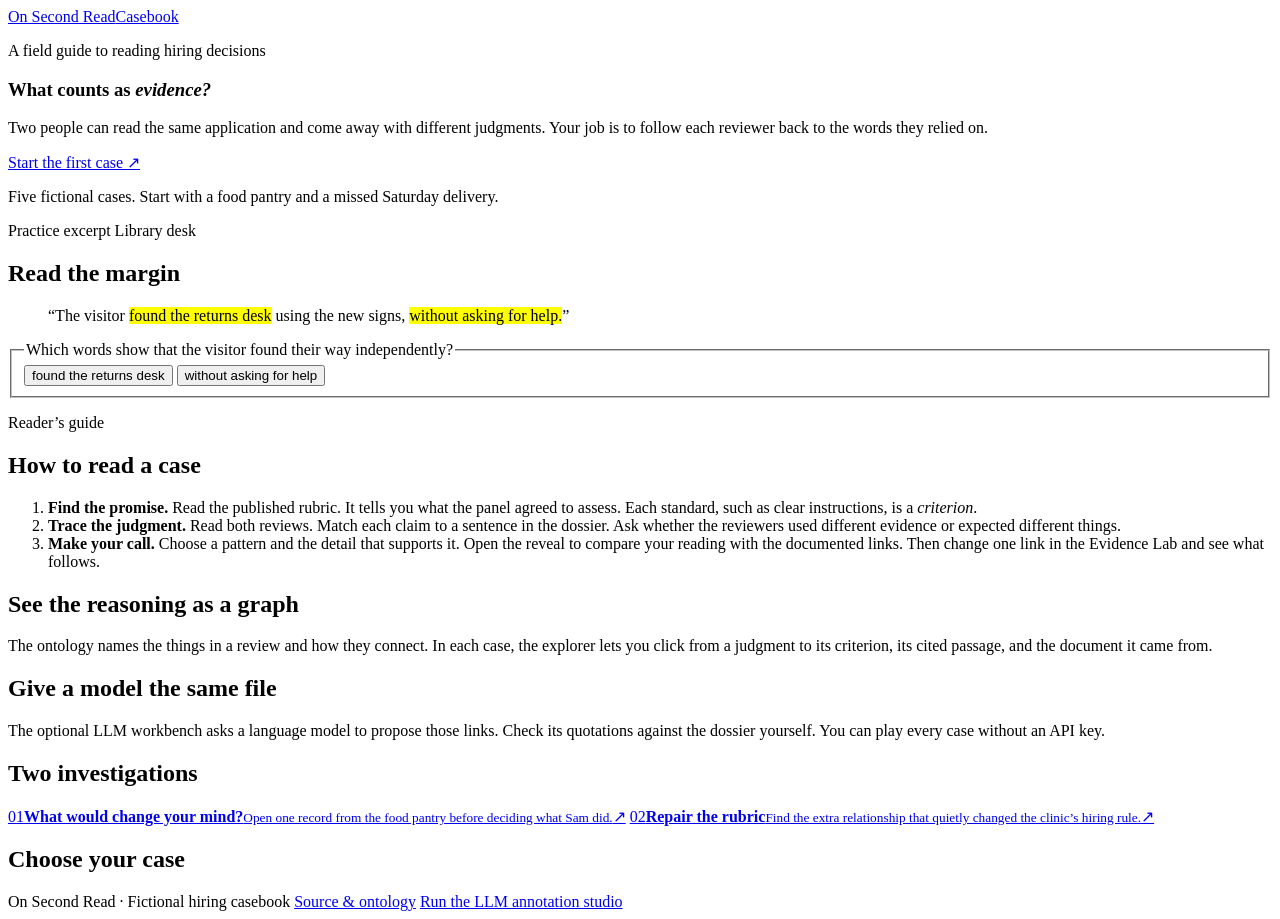
<file: web/template.html>
<!doctype html><html lang="en"><meta charset="utf-8"><meta name="viewport" content="width=device-width,initial-scale=1"><meta name="theme-color" content="#122d31"><title>On Second Read · Evidence desk</title><style>/* STYLE */</style>
<header><a class="brand home-link" href="#home" aria-label="On Second Read introduction">On Second Read<span>Casebook</span></a><div id="progress"></div></header>
<main><article id="welcome" aria-labelledby="welcome-title">
<section class="welcome-spread">
<div class="welcome-copy">
<p class="kicker">A field guide to reading hiring decisions</p>
<h1 id="welcome-title">What counts as <em>evidence?</em></h1>
<p class="lede">Two people can read the same application and come away with different judgments. Your job is to follow each reviewer back to the words they relied on.</p>
<a class="start-case" href="#missing-credit">Start the first case <span aria-hidden="true">↗</span></a>
<p class="start-note">Five fictional cases. Start with a food pantry and a missed Saturday delivery.</p>
</div>
<aside class="paper-stack" aria-labelledby="margin-title"><div class="paper">
<p class="sheet-head">Practice excerpt <span>Library desk</span></p>
<h2 id="margin-title">Read the margin</h2>
<blockquote>“The visitor <mark>found the returns desk</mark> using the new signs, <mark>without asking for help.</mark>”</blockquote>
<fieldset id="practice-choices"><legend>Which words show that the visitor found their way independently?</legend><button data-pick="0">found the returns desk</button> <button data-pick="1">without asking for help</button></fieldset>
<div id="practice-result" aria-live="polite"></div>
</div></aside>
</section>
<section class="panel practice-lab" id="practice-lab" hidden><h2>Compare your reading with a model</h2><p>Both readers get the same excerpt and question. Your selection stays out of the model prompt.</p>
<label>Model answer<select id="practice-source"><option value="example">Worked example · Codex</option><option>OpenRouter</option><option>Gemini</option><option>OpenAI</option></select></label>
<div class="controls" id="practice-live" hidden><label>Model<input id="practice-model"></label><label>Personal API key<input type="password" autocomplete="off" id="practice-key"></label><small>The excerpt and key go directly to the selected provider. Usage is billed to your account.</small></div>
<button id="practice-compare">Reveal comparison</button><p id="practice-status" role="status"></p>
<div id="practice-pair"></div><form id="practice-note" hidden><label>Would choosing the other phrase change what you could conclude? Explain in your own words.<textarea required maxlength="3000" name="reflection"></textarea></label><button>Save both readings and my explanation</button></form><details id="practice-history"><summary>Saved comparisons on this device</summary><div></div></details></section>
<section class="reader-guide" aria-labelledby="how-title"><div><p class="kicker">Reader’s guide</p><h2 id="how-title">How to read a case</h2></div>
<ol><li><strong>Find the promise.</strong> Read the published rubric. It tells you what the panel agreed to assess. Each standard, such as clear instructions, is a <em>criterion</em>.</li>
<li><strong>Trace the judgment.</strong> Read both reviews. Match each claim to a sentence in the dossier. Ask whether the reviewers used different evidence or expected different things.</li>
<li><strong>Make your call.</strong> Choose a pattern and the detail that supports it. Open the reveal to compare your reading with the documented links. Then change one link in the Evidence Lab and see what follows.</li></ol></section>
<section class="entry-tools"><div><h2>See the reasoning as a graph</h2><p>The ontology names the things in a review and how they connect. In each case, the explorer lets you click from a judgment to its criterion, its cited passage, and the document it came from.</p></div><div><h2>Give a model the same file</h2><p>The optional LLM workbench asks a language model to propose those links. Check its quotations against the dossier yourself. You can play every case without an API key.</p></div></section>
<section class="contents"><h2>Two investigations</h2>
<a href="#request-a-document"><span class="folio">01</span><span><strong>What would change your mind?</strong><small>Open one record from the food pantry before deciding what Sam did.</small></span><span>↗</span></a>
<a href="#repair-the-rubric"><span class="folio">02</span><span><strong>Repair the rubric</strong><small>Find the extra relationship that quietly changed the clinic’s hiring rule.</small></span><span>↗</span></a></section>
<section class="contents"><h2>Choose your case</h2><div id="contents-list"></div></section>
</article><article id="mission" hidden></article><div id="investigation" hidden><nav aria-label="Case files" id="cases"></nav><div class="tool-links"><a href="#ontology-tool" id="graph-link">Explore ontology</a><a href="#model-tool" id="model-link">LLM workbench</a></div><article id="desk"></article><section class="panel" id="ontology-tool"></section><section class="panel" id="model-tool"></section></div></main>
<footer>On Second Read · Fictional hiring casebook <a href="https://github.com/marouaneoa/On-Second-Read">Source &amp; ontology</a> <a href="https://github.com/marouaneoa/On-Second-Read#annotation-studio">Run the LLM annotation studio</a></footer>
<script type="application/json" id="data">/* DATA */</script><script>/* APP */</script></html>
</file>
